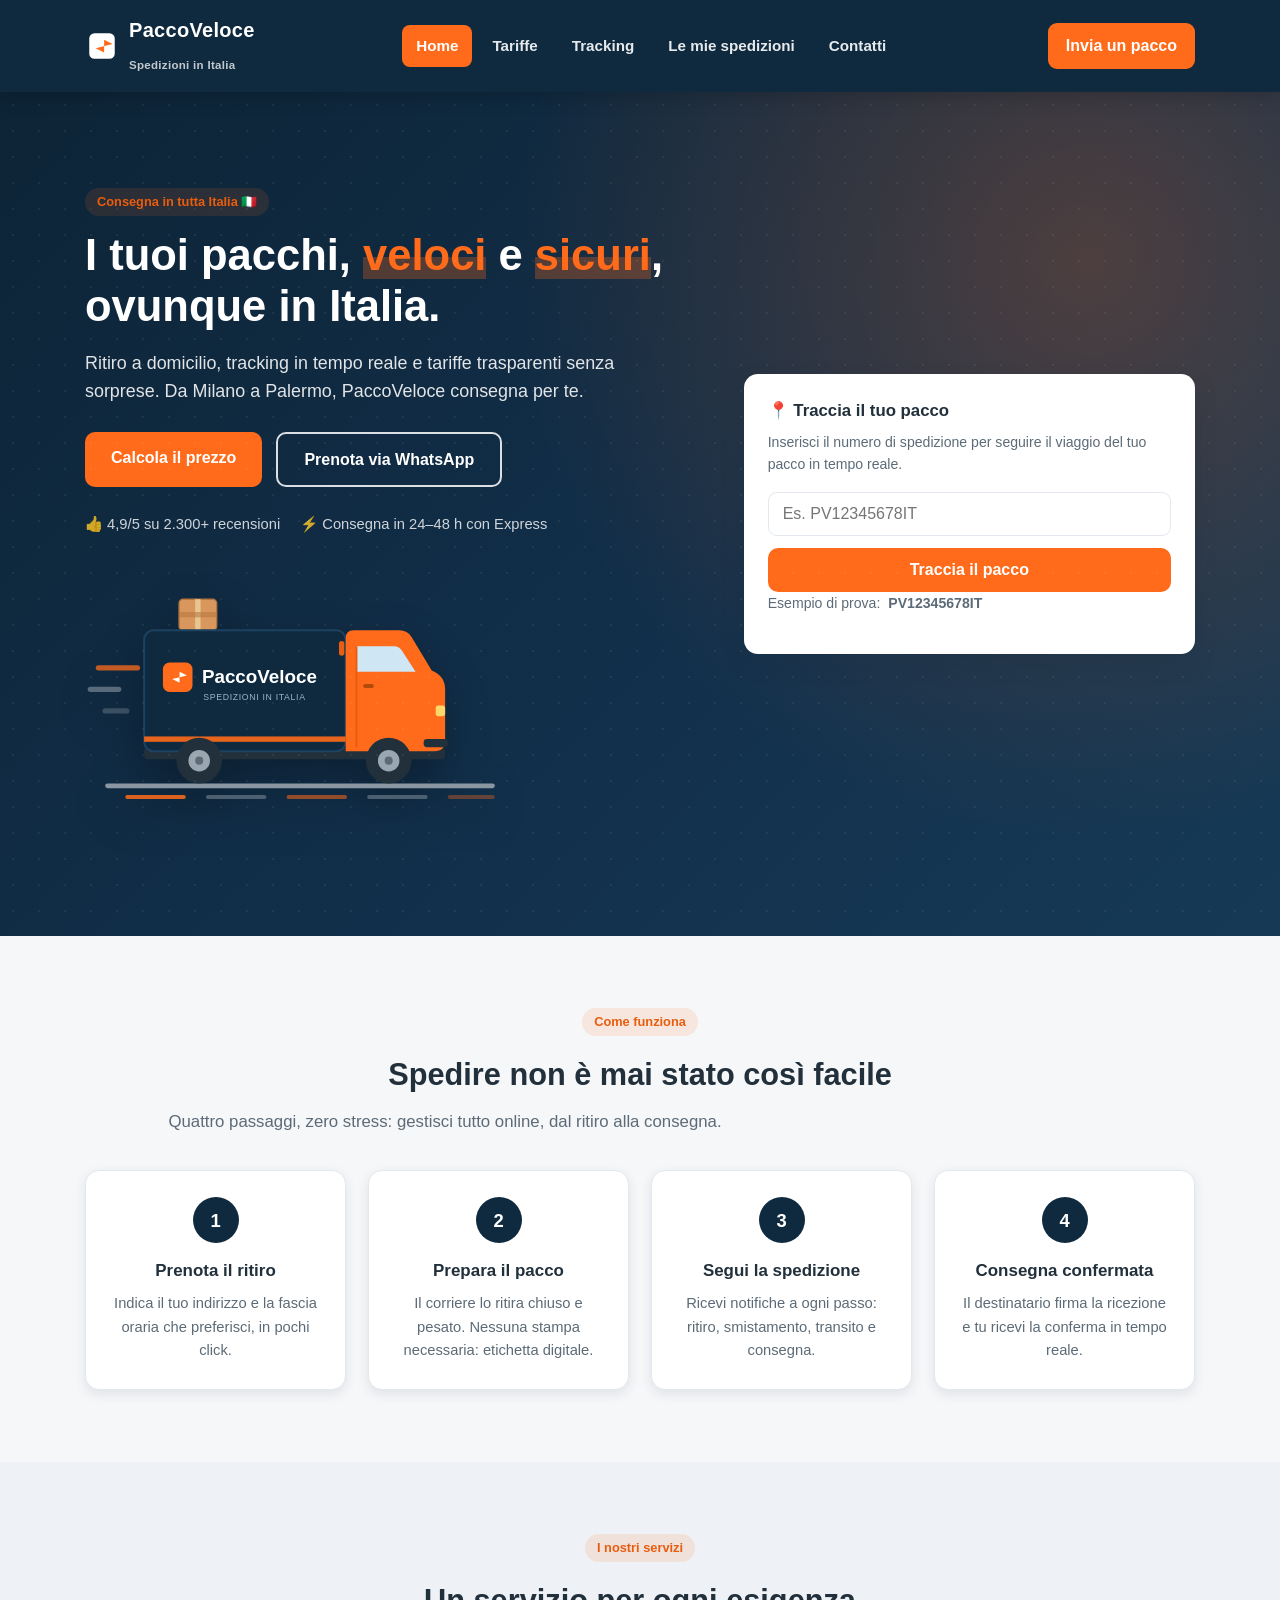
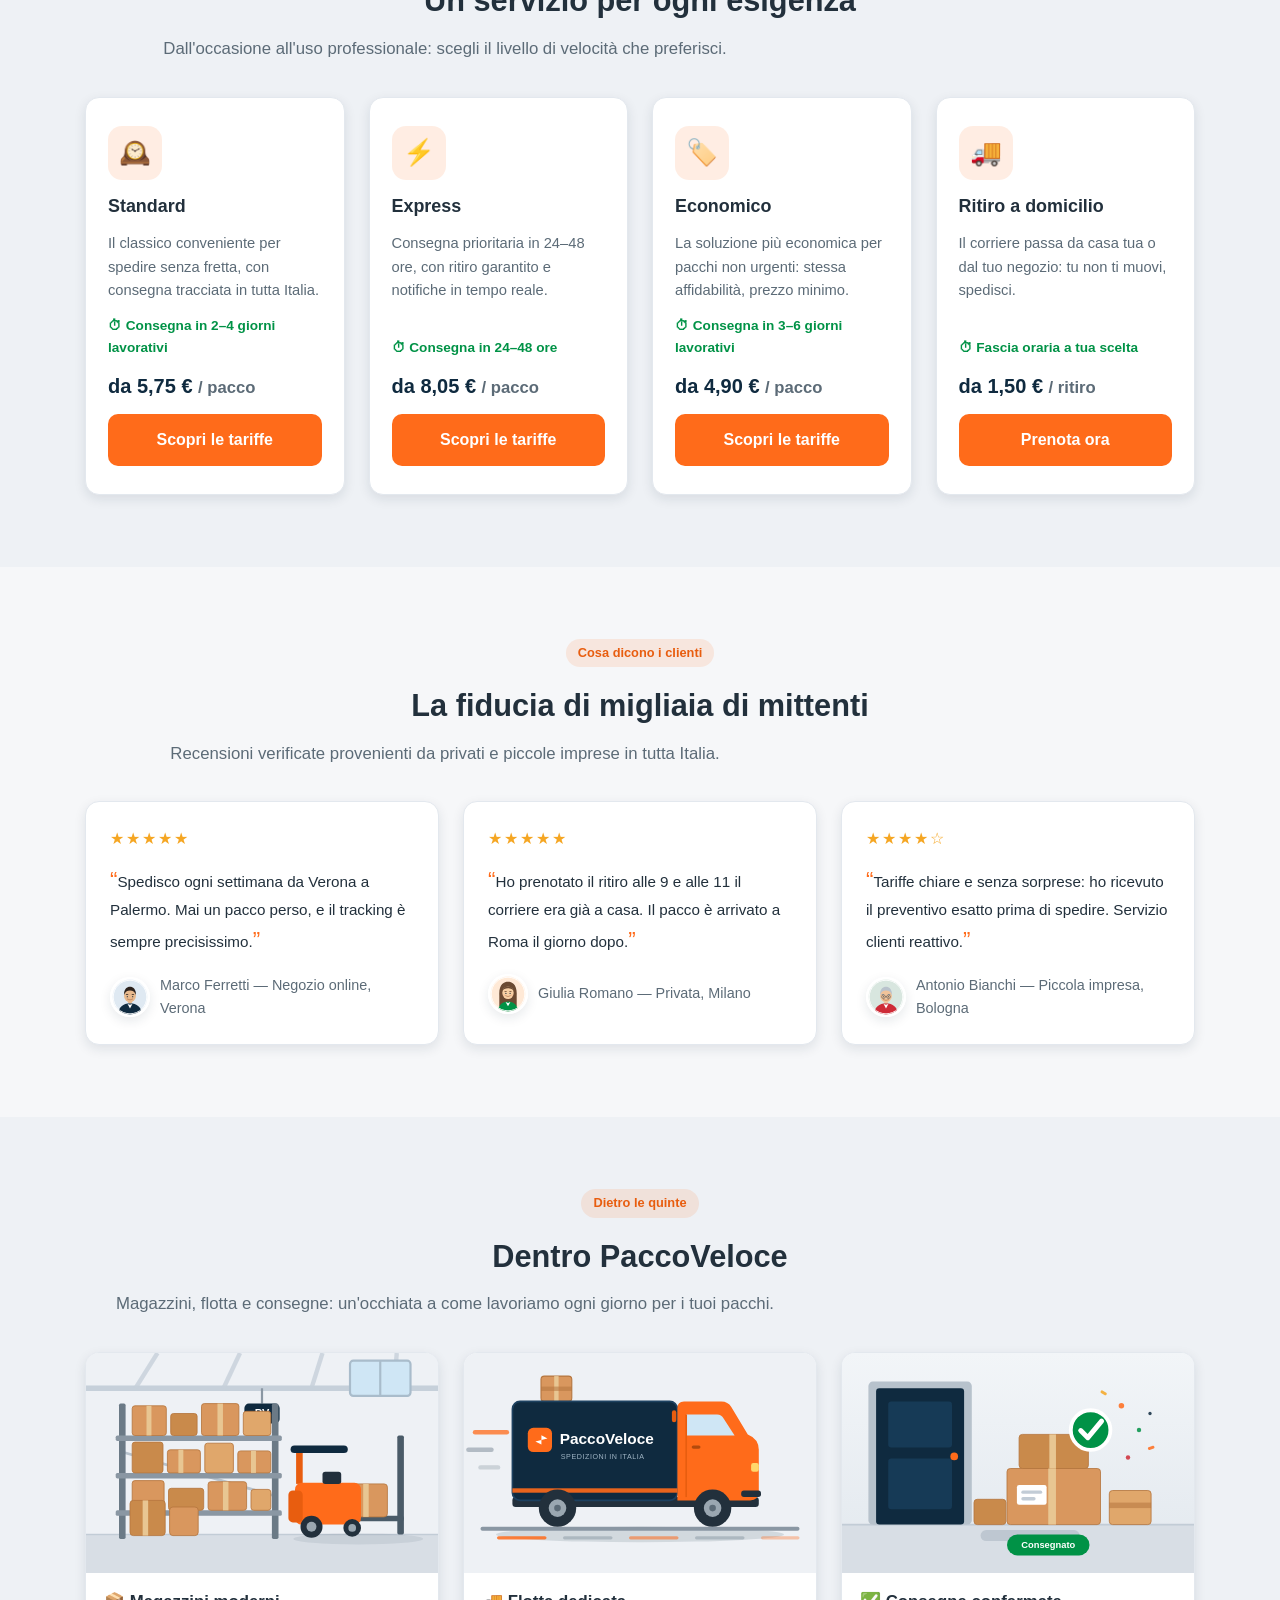
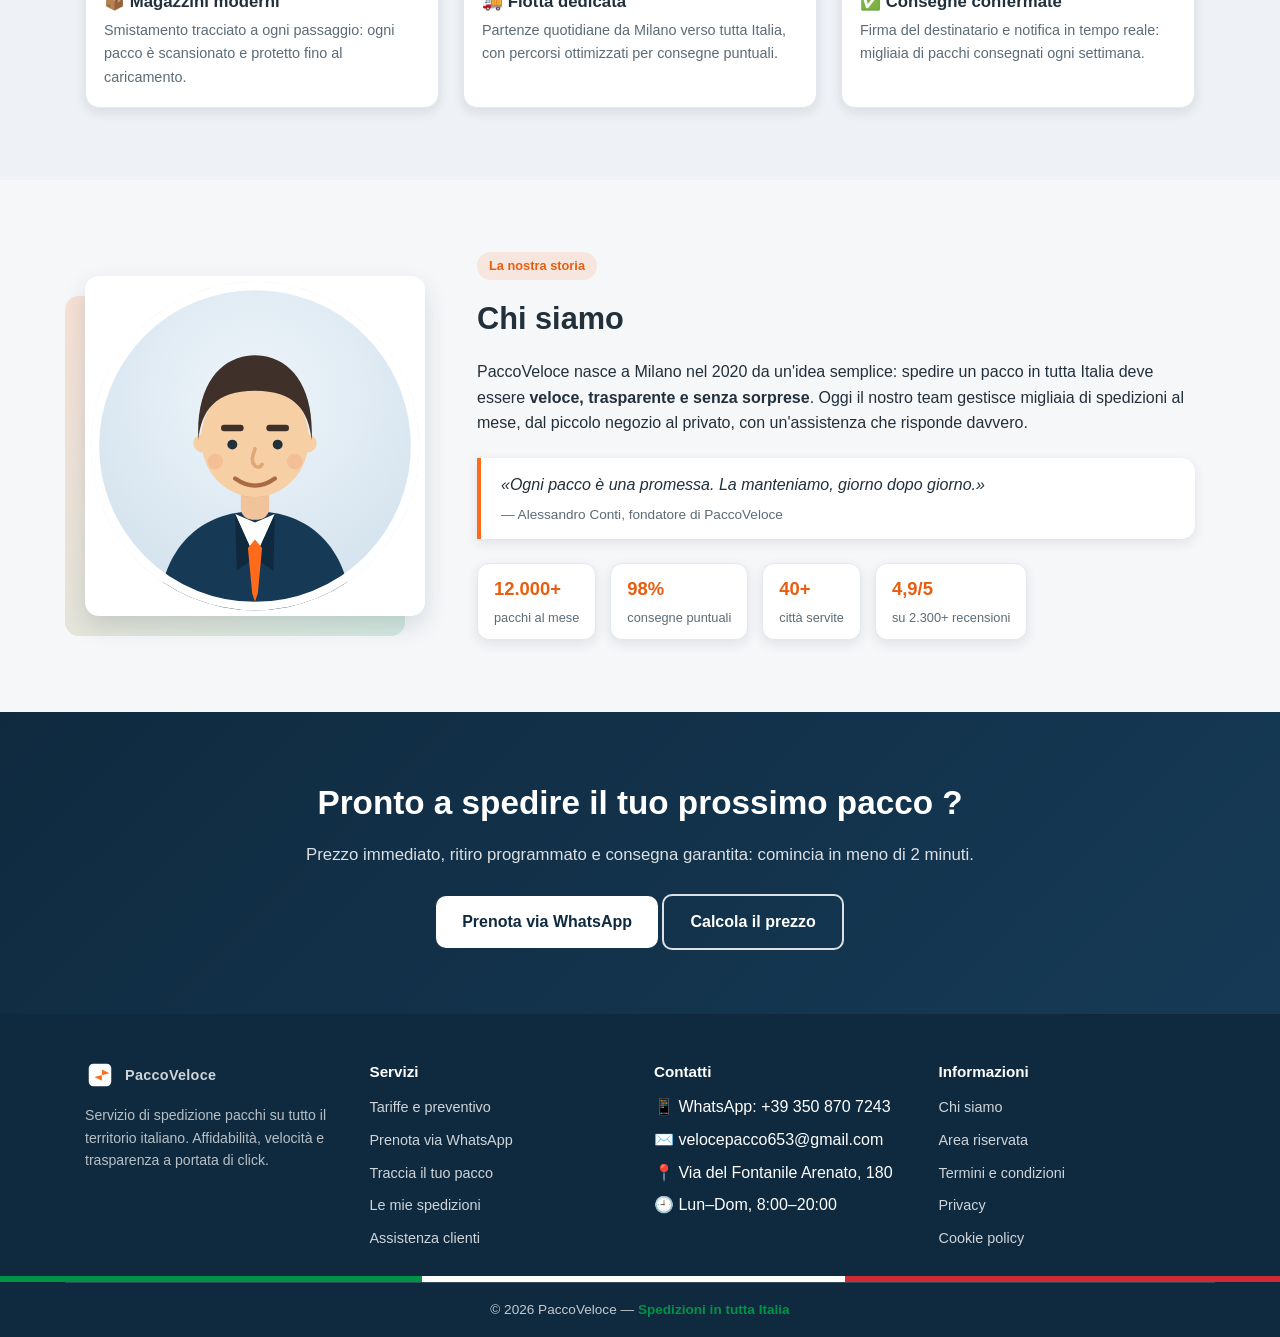
<file: index.html>
<!DOCTYPE html>
<html lang="it">
<head>
  <meta charset="UTF-8">
  <meta name="viewport" content="width=device-width, initial-scale=1.0">
  <title>PaccoVeloce — Spedizioni di pacchi in tutta Italia</title>
  <meta name="description" content="PaccoVeloce: spedizioni rapide e sicure in tutta Italia. Ritiro a domicilio, tracking in tempo reale e tariffe chiare.">
  <link rel="canonical" href="https://paccoveloce.com/index.html" />
  <link rel="stylesheet" href="assets/css/style.css?v=20261112d">
  <link rel="icon" href='data:image/svg+xml,<svg xmlns="http://www.w3.org/2000/svg" viewBox="0 0 32 32"><rect x="4" y="4" width="24" height="24" rx="5" fill="%230f2a3f"/><path d="M18 10 L26 14 L10 18 L18 22 Z" fill="%23ff6b1a"/></svg>'>
</head>
<body>

<header class="navbar">
  <div class="nav-inner">
    <a class="brand" href="index.html">
      <svg width="34" height="34" viewBox="0 0 32 32" aria-hidden="true">
        <rect x="4" y="4" width="24" height="24" rx="5" fill="#ffffff"/>
        <path d="M18 10 L26 14 L10 18 L18 22 Z" fill="#ff6b1a"/>
      </svg>
      <span>PaccoVeloce<span class="sub"><br>Spedizioni in Italia</span></span>
    </a>
    <button class="nav-toggle" type="button" aria-label="Apri menu" aria-expanded="false"><span class="bar"></span><span class="bar"></span><span class="bar"></span></button>
    <nav class="nav-links">
      <a href="index.html" class="active">Home</a>
      <a href="tarifs.html">Tariffe</a>
      <a href="suivi.html">Tracking</a>
      <a href="spedizioni.html">Le mie spedizioni</a>
      <a href="contact.html">Contatti</a>
    </nav>
    <div class="nav-cta"><a href="https://wa.me/393508707243">Invia un pacco</a></div>
  </div>
</header>

<section class="hero">
  <div class="container">
    <div class="hero-grid">
      <div>
        <span class="badge">Consegna in tutta Italia 🇮🇹</span>
        <h1>I tuoi pacchi, <em>veloci</em> e <em>sicuri</em>, ovunque in Italia.</h1>
        <p>Ritiro a domicilio, tracking in tempo reale e tariffe trasparenti senza sorprese. Da Milano a Palermo, PaccoVeloce consegna per te.</p>
        <div class="hero-actions">
          <a class="btn" href="tarifs.html">Calcola il prezzo</a>
          <a class="btn btn--ghost" href="https://wa.me/393508707243">Prenota via WhatsApp</a>
        </div>
        <div class="hero-meta">
          <span>👍 4,9/5 su 2.300+ recensioni</span>
          <span>⚡ Consegna in 24–48 h con Express</span>
        </div>
        <img class="hero-truck" src="assets/img/camion.svg?v=20261112d" alt="Camion di consegna PaccoVeloce in viaggio verso tutta Italia" width="430" height="269">
      </div>
      <div class="hero-card">
        <h3>📍 Traccia il tuo pacco</h3>
        <p>Inserisci il numero di spedizione per seguire il viaggio del tuo pacco in tempo reale.</p>
        <form id="hero-track-form" action="suivi.html" method="get" onsubmit="window.location.href='suivi.html?n='+encodeURIComponent(document.getElementById('hero-track-input').value);return false;">
          <div class="field">
            <input id="hero-track-input" type="text" placeholder="Es. PV12345678IT" aria-label="Numero di spedizione">
          </div>
          <button class="btn" type="submit">Traccia il pacco</button>
        </form>
        <p class="hero-note">Esempio di prova: <strong>PV12345678IT</strong></p>
      </div>
    </div>
  </div>
</section>

<section class="section">
  <div class="container center">
    <span class="badge">Come funziona</span>
    <h2 class="section-title">Spedire non è mai stato così facile</h2>
    <p class="section-sub center">Quattro passaggi, zero stress: gestisci tutto online, dal ritiro alla consegna.</p>
  </div>
  <div class="container">
    <div class="steps-grid">
      <div class="step-card">
        <div class="step-num">1</div>
        <h3>Prenota il ritiro</h3>
        <p>Indica il tuo indirizzo e la fascia oraria che preferisci, in pochi click.</p>
      </div>
      <div class="step-card">
        <div class="step-num">2</div>
        <h3>Prepara il pacco</h3>
        <p>Il corriere lo ritira chiuso e pesato. Nessuna stampa necessaria: etichetta digitale.</p>
      </div>
      <div class="step-card">
        <div class="step-num">3</div>
        <h3>Segui la spedizione</h3>
        <p>Ricevi notifiche a ogni passo: ritiro, smistamento, transito e consegna.</p>
      </div>
      <div class="step-card">
        <div class="step-num">4</div>
        <h3>Consegna confermata</h3>
        <p>Il destinatario firma la ricezione e tu ricevi la conferma in tempo reale.</p>
      </div>
    </div>
  </div>
</section>

<section class="section section--grey">
  <div class="container center">
    <span class="badge">I nostri servizi</span>
    <h2 class="section-title">Un servizio per ogni esigenza</h2>
    <p class="section-sub center">Dall'occasione all'uso professionale: scegli il livello di velocità che preferisci.</p>
  </div>
  <div class="container">
    <div class="services-grid">
      <div class="service-card">
        <div class="icon">🕰️</div>
        <h3>Standard</h3>
        <p>Il classico conveniente per spedire senza fretta, con consegna tracciata in tutta Italia.</p>
        <div class="delay">⏱ Consegna in 2–4 giorni lavorativi</div>
        <div class="price">da 5,75 € <small>/ pacco</small></div>
        <a class="btn" href="tarifs.html">Scopri le tariffe</a>
      </div>
      <div class="service-card">
        <div class="icon">⚡</div>
        <h3>Express</h3>
        <p>Consegna prioritaria in 24–48 ore, con ritiro garantito e notifiche in tempo reale.</p>
        <div class="delay">⏱ Consegna in 24–48 ore</div>
        <div class="price">da 8,05 € <small>/ pacco</small></div>
        <a class="btn" href="tarifs.html">Scopri le tariffe</a>
      </div>
      <div class="service-card">
        <div class="icon">🏷️</div>
        <h3>Economico</h3>
        <p>La soluzione più economica per pacchi non urgenti: stessa affidabilità, prezzo minimo.</p>
        <div class="delay">⏱ Consegna in 3–6 giorni lavorativi</div>
        <div class="price">da 4,90 € <small>/ pacco</small></div>
        <a class="btn" href="tarifs.html">Scopri le tariffe</a>
      </div>
      <div class="service-card">
        <div class="icon">🚚</div>
        <h3>Ritiro a domicilio</h3>
        <p>Il corriere passa da casa tua o dal tuo negozio: tu non ti muovi, spedisci.</p>
        <div class="delay">⏱ Fascia oraria a tua scelta</div>
        <div class="price">da 1,50 € <small>/ ritiro</small></div>
        <a class="btn" href="https://wa.me/393508707243">Prenota ora</a>
      </div>
    </div>
  </div>
</section>

<section class="section">
  <div class="container center">
    <span class="badge">Cosa dicono i clienti</span>
    <h2 class="section-title">La fiducia di migliaia di mittenti</h2>
    <p class="section-sub center">Recensioni verificate provenienti da privati e piccole imprese in tutta Italia.</p>
  </div>
  <div class="container">
    <div class="testimonials-grid">
      <div class="testimonial">
        <div class="stars">★★★★★</div>
        <blockquote>Spedisco ogni settimana da Verona a Palermo. Mai un pacco perso, e il tracking è sempre precisissimo.</blockquote>
        <footer><img class="avatar" src="assets/img/avatar-marco.svg?v=20261112d" alt="Avatar di Marco Ferretti" width="40" height="40"><span>Marco Ferretti — Negozio online, Verona</span></footer>
      </div>
      <div class="testimonial">
        <div class="stars">★★★★★</div>
        <blockquote>Ho prenotato il ritiro alle 9 e alle 11 il corriere era già a casa. Il pacco è arrivato a Roma il giorno dopo.</blockquote>
        <footer><img class="avatar" src="assets/img/avatar-giulia.svg?v=20261112d" alt="Avatar di Giulia Romano" width="40" height="40"><span>Giulia Romano — Privata, Milano</span></footer>
      </div>
      <div class="testimonial">
        <div class="stars">★★★★☆</div>
        <blockquote>Tariffe chiare e senza sorprese: ho ricevuto il preventivo esatto prima di spedire. Servizio clienti reattivo.</blockquote>
        <footer><img class="avatar" src="assets/img/avatar-antonio.svg?v=20261112d" alt="Avatar di Antonio Bianchi" width="40" height="40"><span>Antonio Bianchi — Piccola impresa, Bologna</span></footer>
      </div>
    </div>
  </div>
</section>

<section class="section section--grey">
  <div class="container center">
    <span class="badge">Dietro le quinte</span>
    <h2 class="section-title">Dentro PaccoVeloce</h2>
    <p class="section-sub center">Magazzini, flotta e consegne: un'occhiata a come lavoriamo ogni giorno per i tuoi pacchi.</p>
  </div>
  <div class="container">
    <div class="gallery-grid">
      <figure class="gallery-card">
        <img src="assets/img/entrepot.svg?v=20261112d" alt="Magazzino PaccoVeloce con scaffali di colli e muleto" width="640" height="400">
        <figcaption>
          <h3>📦 Magazzini moderni</h3>
          <p>Smistamento tracciato a ogni passaggio: ogni pacco è scansionato e protetto fino al caricamento.</p>
        </figcaption>
      </figure>
      <figure class="gallery-card">
        <img src="assets/img/camion.svg?v=20261112d" alt="Camion PaccoVeloce in consegna" width="640" height="400">
        <figcaption>
          <h3>🚚 Flotta dedicata</h3>
          <p>Partenze quotidiane da Milano verso tutta Italia, con percorsi ottimizzati per consegne puntuali.</p>
        </figcaption>
      </figure>
      <figure class="gallery-card">
        <img src="assets/img/colis-livres.svg?v=20261112d" alt="Colli consegnati davanti a una porta con spunta verde" width="640" height="400">
        <figcaption>
          <h3>✅ Consegne confermate</h3>
          <p>Firma del destinatario e notifica in tempo reale: migliaia di pacchi consegnati ogni settimana.</p>
        </figcaption>
      </figure>
    </div>
  </div>
</section>

<section class="section" id="chi-siamo">
  <div class="container">
    <div class="about-grid">
      <div class="about-wrap">
        <div class="about-photo">
          <img src="assets/img/profile.svg?v=20261112d" alt="Alessandro Conti, fondatore di PaccoVeloce" width="480" height="480">
        </div>
      </div>
      <div>
        <span class="badge">La nostra storia</span>
        <h2 class="section-title">Chi siamo</h2>
        <p>PaccoVeloce nasce a Milano nel 2020 da un'idea semplice: spedire un pacco in tutta Italia deve essere <strong>veloce, trasparente e senza sorprese</strong>. Oggi il nostro team gestisce migliaia di spedizioni al mese, dal piccolo negozio al privato, con un'assistenza che risponde davvero.</p>
        <blockquote class="about-quote">«Ogni pacco è una promessa. La manteniamo, giorno dopo giorno.»
          <footer>— Alessandro Conti, fondatore di PaccoVeloce</footer>
        </blockquote>
        <div class="about-stats">
          <div class="stat-chip"><strong>12.000+</strong><span>pacchi al mese</span></div>
          <div class="stat-chip"><strong>98%</strong><span>consegne puntuali</span></div>
          <div class="stat-chip"><strong>40+</strong><span>città servite</span></div>
          <div class="stat-chip"><strong>4,9/5</strong><span>su 2.300+ recensioni</span></div>
        </div>
      </div>
    </div>
  </div>
</section>

<section class="section--dark cta-band">
  <div class="container">
    <h2>Pronto a spedire il tuo prossimo pacco ?</h2>
    <p>Prezzo immediato, ritiro programmato e consegna garantita: comincia in meno di 2 minuti.</p>
    <a class="btn btn--light" href="https://wa.me/393508707243">Prenota via WhatsApp</a>
    <a class="btn btn--ghost" href="tarifs.html">Calcola il prezzo</a>
  </div>
</section>

<footer class="footer">
  <div class="container">
    <div class="footer-grid">
      <div>
        <a class="brand" href="index.html">
          <svg width="30" height="30" viewBox="0 0 32 32" aria-hidden="true">
            <rect x="4" y="4" width="24" height="24" rx="5" fill="#ffffff"/>
            <path d="M18 10 L26 14 L10 18 L18 22 Z" fill="#ff6b1a"/>
          </svg>
          <span>PaccoVeloce</span>
        </a>
        <p class="about">Servizio di spedizione pacchi su tutto il territorio italiano. Affidabilità, velocità e trasparenza a portata di click.</p>
      </div>
      <div>
        <h4>Servizi</h4>
        <ul>
          <li><a href="tarifs.html">Tariffe e preventivo</a></li>
          <li><a href="https://wa.me/393508707243">Prenota via WhatsApp</a></li>
          <li><a href="suivi.html">Traccia il tuo pacco</a></li>
          <li><a href="spedizioni.html">Le mie spedizioni</a></li>
          <li><a href="contact.html">Assistenza clienti</a></li>
        </ul>
      </div>
      <div>
        <h4>Contatti</h4>
        <ul>
          <li>📱 WhatsApp: +39 350 870 7243</li>
          <li>✉️ velocepacco653@gmail.com</li>
          <li>📍 Via del Fontanile Arenato, 180</li>
          <li>🕘 Lun–Dom, 8:00–20:00</li>
        </ul>
      </div>
      <div>
        <h4>Informazioni</h4>
        <ul>
          <li><a href="index.html#chi-siamo">Chi siamo</a></li>
          <li><a href="admin.html">Area riservata</a></li>
          <li><a href="#">Termini e condizioni</a></li>
          <li><a href="#">Privacy</a></li>
          <li><a href="#">Cookie policy</a></li>
        </ul>
      </div>
    </div>
  </div>
  <div class="flag-strip"></div>
  <div class="container footer-bottom">
    © 2026 PaccoVeloce — <span class="flag">Spedizioni in tutta Italia</span>
  </div>
</footer>

<script src="assets/js/form.js?v=20261112d"></script>
</body>
</html>
</file>
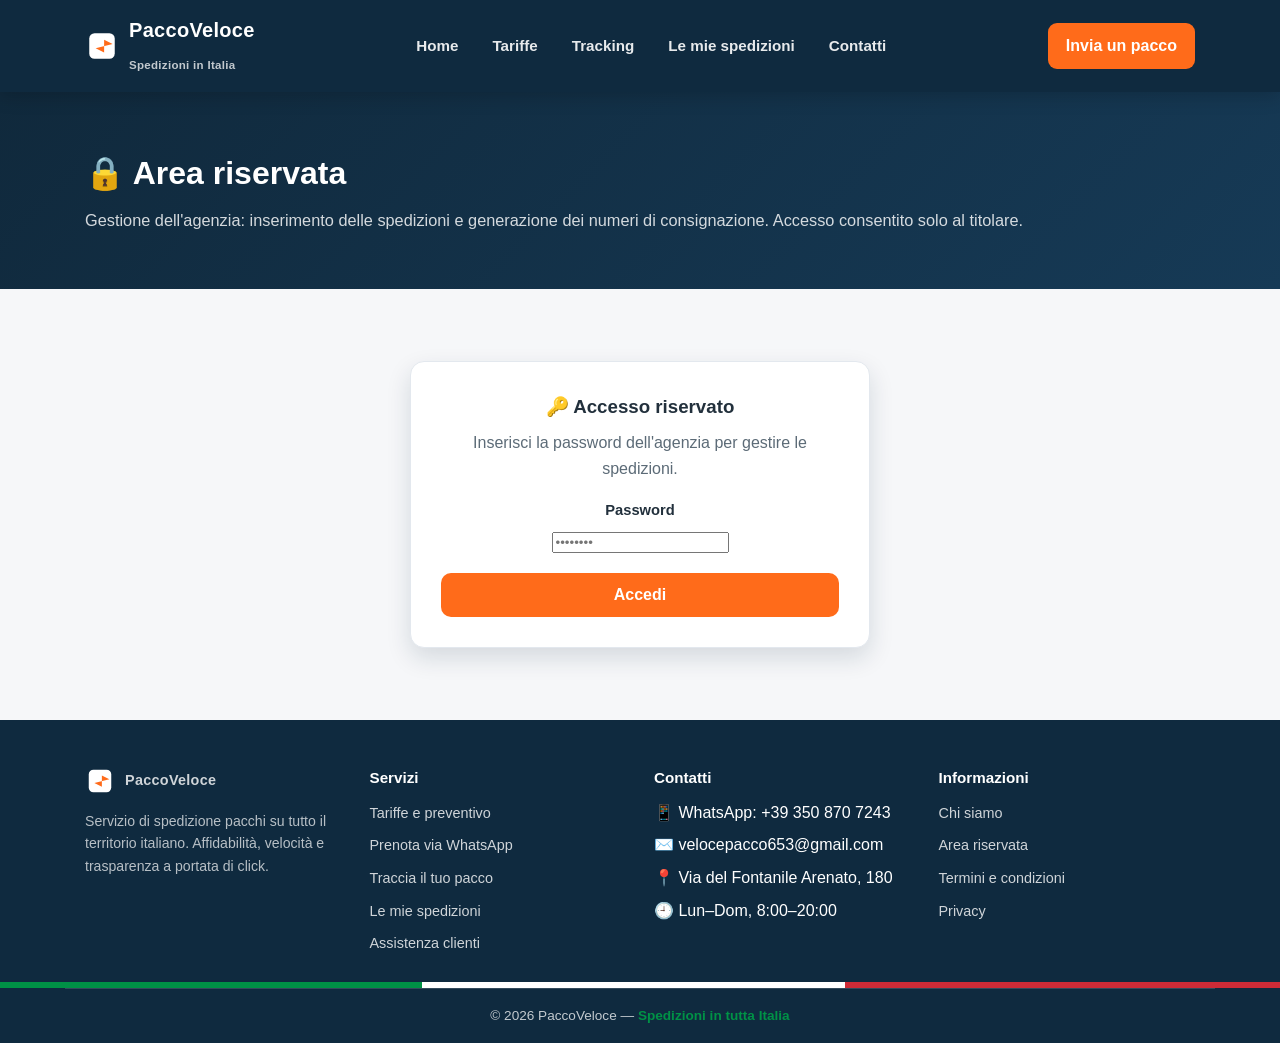
<file: admin.html>
<!DOCTYPE html>
<html lang="it">
<head>
  <meta charset="UTF-8">
  <meta name="viewport" content="width=device-width, initial-scale=1.0">
  <title>Area riservata — PaccoVeloce</title>
  <meta name="robots" content="noindex, nofollow" />
  <meta name="description" content="Area riservata all'agenzia PaccoVeloce: inserimento spedizioni e generazione dei numeri di consignazione.">
  <link rel="stylesheet" href="assets/css/style.css?v=20261112d">
  <link rel="icon" href='data:image/svg+xml,<svg xmlns="http://www.w3.org/2000/svg" viewBox="0 0 32 32"><rect x="4" y="4" width="24" height="24" rx="5" fill="%230f2a3f"/><path d="M18 10 L26 14 L10 18 L18 22 Z" fill="%23ff6b1a"/></svg>'>
</head>
<body>

<header class="navbar">
  <div class="nav-inner">
    <a class="brand" href="index.html">
      <svg width="34" height="34" viewBox="0 0 32 32" aria-hidden="true">
        <rect x="4" y="4" width="24" height="24" rx="5" fill="#ffffff"/>
        <path d="M18 10 L26 14 L10 18 L18 22 Z" fill="#ff6b1a"/>
      </svg>
      <span>PaccoVeloce<span class="sub"><br>Spedizioni in Italia</span></span>
    </a>
    <button class="nav-toggle" type="button" aria-label="Apri menu" aria-expanded="false"><span class="bar"></span><span class="bar"></span><span class="bar"></span></button>
    <nav class="nav-links">
      <a href="index.html">Home</a>
      <a href="tarifs.html">Tariffe</a>
      <a href="suivi.html">Tracking</a>
      <a href="spedizioni.html">Le mie spedizioni</a>
      <a href="contact.html">Contatti</a>
    </nav>
    <div class="nav-cta"><a href="https://wa.me/393508707243">Invia un pacco</a></div>
  </div>
</header>

<section class="page-hero">
  <div class="container">
    <h1>🔒 Area riservata</h1>
    <p>Gestione dell'agenzia: inserimento delle spedizioni e generazione dei numeri di consignazione. Accesso consentito solo al titolare.</p>
  </div>
</section>

<section class="section">
  <div class="container">

    <!-- Verrou : mot de passe agence -->
    <div class="form-card" id="admin-gate" style="max-width:460px;margin:0 auto;text-align:center;">
      <h3 style="margin:0 0 8px;">🔑 Accesso riservato</h3>
      <p style="margin:0 0 18px;color:#5c6b77;">Inserisci la password dell'agenzia per gestire le spedizioni.</p>
      <form id="gate-form">
        <div class="form-group">
          <label for="gate-pass">Password</label>
          <input id="gate-pass" type="password" required placeholder="••••••••" autocomplete="current-password">
        </div>
        <p id="gate-errore" style="display:none;margin:0 0 12px;color:#b3261e;font-weight:600;"></p>
        <button class="btn" type="submit" style="width:100%;">Accedi</button>
      </form>
    </div>

    <!-- Panneau agence (masqué tant que le mot de passe n'est pas saisi) -->
    <div id="admin-panel" hidden>
      <div class="form-card" style="margin-bottom:18px;">
        <h3 style="margin:0 0 6px;">🌐 Registro condiviso</h3>
        <p style="margin:0 0 12px;color:#5c6b77;">Ripubblica <strong>tutte</strong> le spedizioni di questo dispositivo nel registro online, così i clienti possono vederle da qualsiasi telefono o computer. Usa questo pulsante se un numero non si trova online.</p>
        <p id="admin-locales" style="margin:0 0 12px;color:#163a56;font-weight:600;"></p>
        <button id="btn-ripubblica" class="btn btn--ghost" type="button" style="width:100%;">Ripubblica registro online</button>
        <button id="btn-test-registro" class="btn btn--ghost" type="button" style="width:100%;margin-top:10px;">Verifica il registro online</button>
        <p id="ripubblica-esito" style="margin:12px 0 0;font-weight:600;"></p>
      </div>
      <div class="form-card">
        <div id="admin-result"></div>
        <form data-validate data-generator="shipment" data-store="1" data-result="admin-result">
          <h3 style="margin:0 0 8px;">1 · Mittente (chi spedisce)</h3>
          <div class="form-grid-2">
            <div class="form-group">
              <label for="rs-nome">Nome e cognome *</label>
              <input id="rs-nome" type="text" required placeholder="Mario Rossi">
            </div>
            <div class="form-group">
              <label for="rs-tel">Telefono *</label>
              <input id="rs-tel" type="tel" required placeholder="+39 333 1234567">
            </div>
            <div class="form-group">
              <label for="rs-email">E-mail *</label>
              <input id="rs-email" type="email" required placeholder="mario@esempio.it">
            </div>
            <div class="form-group">
              <label for="rs-via">Via e numero civile *</label>
              <input id="rs-via" type="text" required placeholder="Via Roma 12">
            </div>
            <div class="form-group">
              <label for="rs-citta">Città *</label>
              <input id="rs-citta" type="text" required placeholder="Milano">
            </div>
            <div class="form-group">
              <label for="rs-cap">CAP *</label>
              <input id="rs-cap" type="text" required data-regex="^\d{5}$" placeholder="20100" inputmode="numeric" maxlength="5">
            </div>
            <div class="form-group">
              <label for="rs-prov">Provincia * <span class="hint">(2 lettere)</span></label>
              <input id="rs-prov" type="text" required data-regex="^[A-Za-z]{2}$" placeholder="MI" maxlength="2">
            </div>
          </div>

          <h3 style="margin:18px 0 8px;">2 · Destinatario (chi riceve)</h3>
          <div class="form-grid-2">
            <div class="form-group">
              <label for="rs-nome-dest">Nome e cognome *</label>
              <input id="rs-nome-dest" type="text" required placeholder="Anna Bianchi">
            </div>
            <div class="form-group">
              <label for="rs-tel-dest">Telefono destinatario *</label>
              <input id="rs-tel-dest" type="tel" required placeholder="+39 320 7654321">
            </div>
            <div class="form-group">
              <label for="rs-via-dest">Via e numero civile *</label>
              <input id="rs-via-dest" type="text" required placeholder="Via Garibaldi 5">
            </div>
            <div class="form-group">
              <label for="rs-citta-dest">Città *</label>
              <input id="rs-citta-dest" type="text" required placeholder="Palermo">
            </div>
            <div class="form-group">
              <label for="rs-cap-dest">CAP *</label>
              <input id="rs-cap-dest" type="text" required data-regex="^\d{5}$" placeholder="90100" inputmode="numeric" maxlength="5">
            </div>
            <div class="form-group">
              <label for="rs-prov-dest">Provincia * <span class="hint">(2 lettere)</span></label>
              <input id="rs-prov-dest" type="text" required data-regex="^[A-Za-z]{2}$" placeholder="PA" maxlength="2">
            </div>
          </div>

          <h3 style="margin:18px 0 8px;">3 · Pacco e servizio</h3>
          <div class="form-grid-2">
            <div class="form-group">
              <label for="rs-peso">Peso stimato (kg) *</label>
              <input id="rs-peso" type="number" min="0.1" step="0.1" required placeholder="2">
            </div>
            <div class="form-group">
              <label for="rs-servizio">Servizio *</label>
              <select id="rs-servizio" required>
                <option value="standard">Standard (2–4 giorni)</option>
                <option value="express">Express (24–48 h)</option>
                <option value="economico">Economico (3–6 giorni)</option>
              </select>
            </div>
            <div class="form-group">
              <label for="rs-fascia">Fascia oraria di ritiro *</label>
              <select id="rs-fascia" required>
                <option value="9_12">9:00 – 12:00</option>
                <option value="12_15">12:00 – 15:00</option>
                <option value="15_18">15:00 – 18:00</option>
              </select>
            </div>
            <div class="form-group">
              <label for="rs-note">Note (opzionale)</label>
              <input id="rs-note" type="text" placeholder="Es. citofono, piano, ecc.">
            </div>
          </div>

          <div id="pv-estimate" class="estimate-box" style="display:none">
            <div class="estimate-head">🧮 Preventivo stimato</div>
            <div class="estimate-row"><span>Zona di consegna</span><strong class="pv-est-zone">—</strong></div>
            <div class="estimate-row"><span>Totale stimato</span><strong class="pv-est-total">—</strong></div>
            <p class="estimate-note">Preventivo indicativo calcolato in tempo reale. L'importo definitivo può variare in base a dimensioni e valore dichiarato.</p>
          </div>

          <div class="hp-field" aria-hidden="true">
            <label for="rs-trap">Non compilare questo campo</label>
            <input id="rs-trap" name="website" type="text" tabindex="-1" autocomplete="off">
          </div>

          <button class="btn" type="submit" style="width:100%;">Genera numero e registra la spedizione</button>
          <p class="hint" style="margin-top:10px;font-size:0.8rem;color:#5c6b77;">
            Il numero di consignazione (norma S10) viene generato, <strong>registrato nel
            registro condiviso</strong> (consultabile da qualsiasi dispositivo: clienti,
            smartphone, altri PC) e inviato con tutti i dettagli all'agenzia
            (velocepacco653@gmail.com). Ricevuta PDF scaricabile subito dopo.
          </p>
        </form>
      </div>
    </div>

  </div>
</section>

<footer class="footer">
  <div class="container">
    <div class="footer-grid">
      <div>
        <a class="brand" href="index.html">
          <svg width="30" height="30" viewBox="0 0 32 32" aria-hidden="true">
            <rect x="4" y="4" width="24" height="24" rx="5" fill="#ffffff"/>
            <path d="M18 10 L26 14 L10 18 L18 22 Z" fill="#ff6b1a"/>
          </svg>
          <span>PaccoVeloce</span>
        </a>
        <p class="about">Servizio di spedizione pacchi su tutto il territorio italiano. Affidabilità, velocità e trasparenza a portata di click.</p>
      </div>
      <div>
        <h4>Servizi</h4>
        <ul>
          <li><a href="tarifs.html">Tariffe e preventivo</a></li>
          <li><a href="https://wa.me/393508707243">Prenota via WhatsApp</a></li>
          <li><a href="suivi.html">Traccia il tuo pacco</a></li>
          <li><a href="spedizioni.html">Le mie spedizioni</a></li>
          <li><a href="contact.html">Assistenza clienti</a></li>
        </ul>
      </div>
      <div>
        <h4>Contatti</h4>
        <ul>
          <li>📱 WhatsApp: +39 350 870 7243</li>
          <li>✉️ velocepacco653@gmail.com</li>
          <li>📍 Via del Fontanile Arenato, 180</li>
          <li>🕘 Lun–Dom, 8:00–20:00</li>
        </ul>
      </div>
      <div>
        <h4>Informazioni</h4>
        <ul>
          <li><a href="index.html#chi-siamo">Chi siamo</a></li>
          <li><a href="admin.html">Area riservata</a></li>
          <li><a href="#">Termini e condizioni</a></li>
          <li><a href="#">Privacy</a></li>
        </ul>
      </div>
    </div>
  </div>
  <div class="flag-strip"></div>
  <div class="container footer-bottom">
    © 2026 PaccoVeloce — <span class="flag">Spedizioni in tutta Italia</span>
  </div>
</footer>

<script src="assets/js/api-config.js?v=20261112d"></script>
<script src="assets/js/api.js?v=20261112d"></script>
<script src="assets/js/prezzi.js?v=20261112d"></script>
<script src="assets/js/shipments.js?v=20261112d"></script>
<script src="assets/js/label.js?v=20261112d"></script>
<script src="assets/js/ricevuta.js?v=20261112d"></script>
<script src="assets/js/admin.js?v=20261112d"></script>
<script src="assets/js/form.js?v=20261112d"></script>
</body>
</html>
</file>
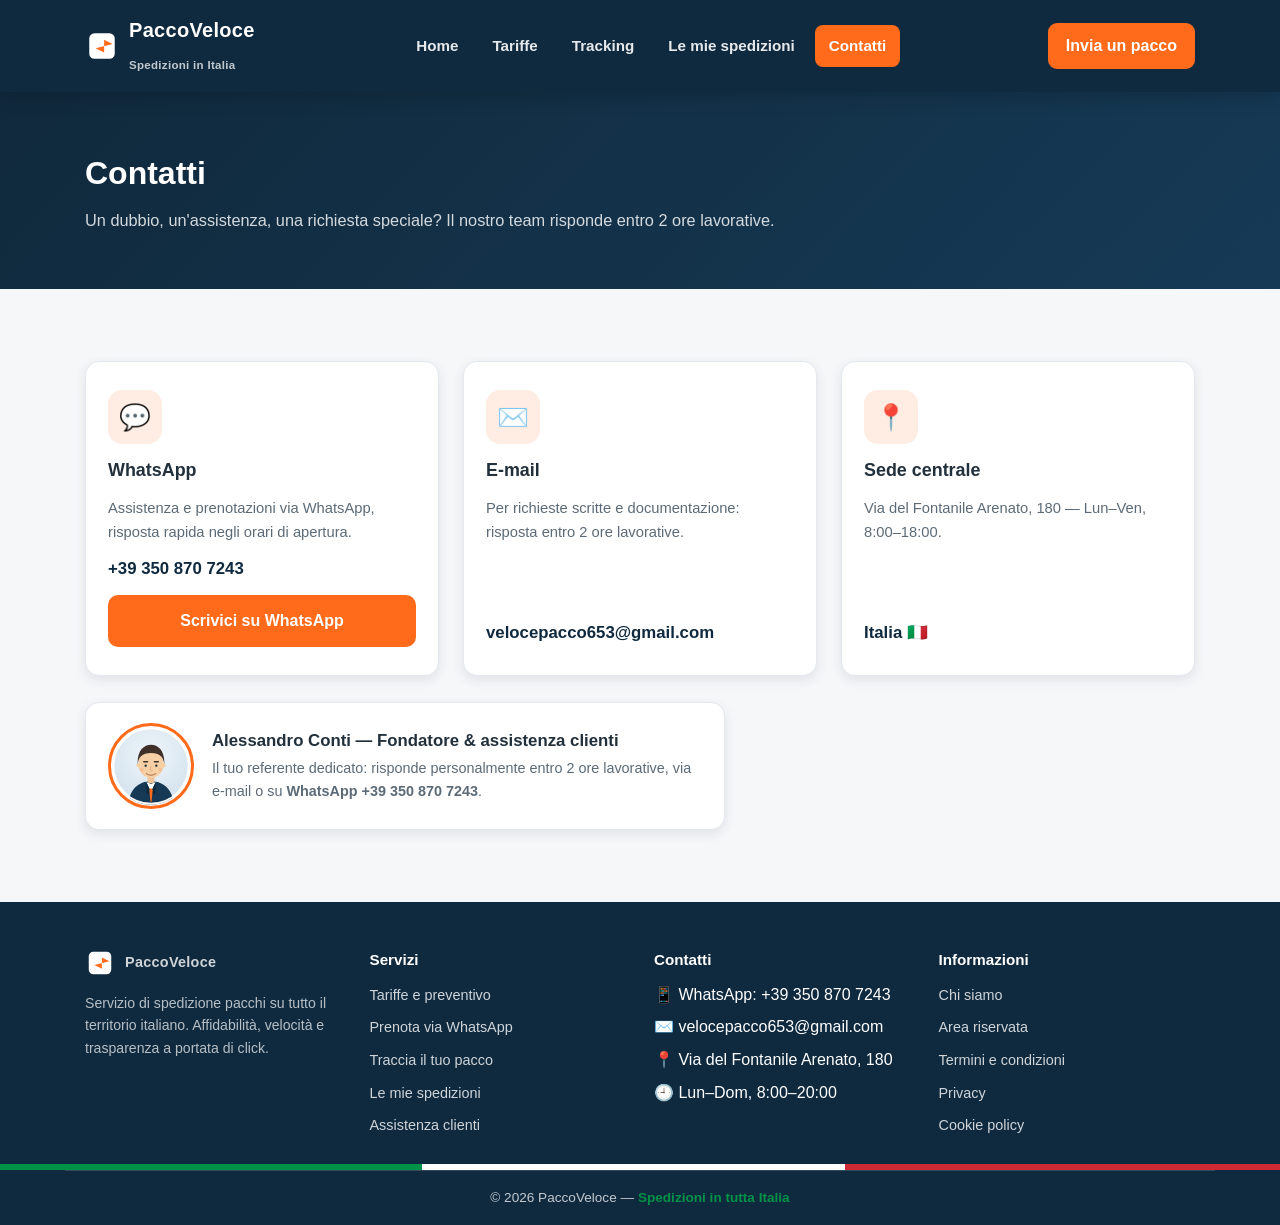
<file: contact.html>
<!DOCTYPE html>
<html lang="it">
<head>
  <meta charset="UTF-8">
  <meta name="viewport" content="width=device-width, initial-scale=1.0">
  <title>Contatti — PaccoVeloce</title>
  <meta name="description" content="Contatta PaccoVeloce: assistenza clienti, punti di deposito e informazioni sulle spedizioni in Italia.">
  <link rel="canonical" href="https://paccoveloce.com/contact.html" />
  <link rel="stylesheet" href="assets/css/style.css?v=20261112d">
  <link rel="icon" href='data:image/svg+xml,<svg xmlns="http://www.w3.org/2000/svg" viewBox="0 0 32 32"><rect x="4" y="4" width="24" height="24" rx="5" fill="%230f2a3f"/><path d="M18 10 L26 14 L10 18 L18 22 Z" fill="%23ff6b1a"/></svg>'>
</head>
<body>

<header class="navbar">
  <div class="nav-inner">
    <a class="brand" href="index.html">
      <svg width="34" height="34" viewBox="0 0 32 32" aria-hidden="true">
        <rect x="4" y="4" width="24" height="24" rx="5" fill="#ffffff"/>
        <path d="M18 10 L26 14 L10 18 L18 22 Z" fill="#ff6b1a"/>
      </svg>
      <span>PaccoVeloce<span class="sub"><br>Spedizioni in Italia</span></span>
    </a>
    <button class="nav-toggle" type="button" aria-label="Apri menu" aria-expanded="false"><span class="bar"></span><span class="bar"></span><span class="bar"></span></button>
    <nav class="nav-links">
      <a href="index.html">Home</a>
      <a href="tarifs.html">Tariffe</a>
      <a href="suivi.html">Tracking</a>
      <a href="spedizioni.html">Le mie spedizioni</a>
      <a href="contact.html" class="active">Contatti</a>
    </nav>
    <div class="nav-cta"><a href="https://wa.me/393508707243">Invia un pacco</a></div>
  </div>
</header>

<section class="page-hero">
  <div class="container">
    <h1>Contatti</h1>
    <p>Un dubbio, un'assistenza, una richiesta speciale? Il nostro team risponde entro 2 ore lavorative.</p>
  </div>
</section>

<section class="section">
  <div class="container">
    <div class="services-grid" style="grid-template-columns:repeat(auto-fit,minmax(240px,1fr));">
      <div class="service-card">
        <div class="icon">💬</div>
        <h3>WhatsApp</h3>
        <p>Assistenza e prenotazioni via WhatsApp, risposta rapida negli orari di apertura.</p>
        <div class="price" style="font-size:1.05rem;">+39 350 870 7243</div>
        <a class="btn" href="https://wa.me/393508707243" target="_blank" rel="noopener">Scrivici su WhatsApp</a>
      </div>
      <div class="service-card">
        <div class="icon">✉️</div>
        <h3>E-mail</h3>
        <p>Per richieste scritte e documentazione: risposta entro 2 ore lavorative.</p>
        <div class="price" style="font-size:1.05rem;"><a href="mailto:velocepacco653@gmail.com" style="color:inherit;text-decoration:none;">velocepacco653@gmail.com</a></div>
      </div>
      <div class="service-card">
        <div class="icon">📍</div>
        <h3>Sede centrale</h3>
        <p>Via del Fontanile Arenato, 180 — Lun–Ven, 8:00–18:00.</p>
        <div class="price" style="font-size:1.05rem;">Italia 🇮🇹</div>
      </div>
    </div>
    <div class="support-card">
      <img src="assets/img/profile.svg?v=20261112d" alt="Alessandro Conti — referente assistenza PaccoVeloce" width="86" height="86">
      <div>
        <h3>Alessandro Conti — Fondatore &amp; assistenza clienti</h3>
        <p>Il tuo referente dedicato: risponde personalmente entro 2 ore lavorative, via e-mail o su <strong>WhatsApp +39 350 870 7243</strong>.</p>
      </div>
    </div>
  </div>
</section>

<footer class="footer">
  <div class="container">
    <div class="footer-grid">
      <div>
        <a class="brand" href="index.html">
          <svg width="30" height="30" viewBox="0 0 32 32" aria-hidden="true">
            <rect x="4" y="4" width="24" height="24" rx="5" fill="#ffffff"/>
            <path d="M18 10 L26 14 L10 18 L18 22 Z" fill="#ff6b1a"/>
          </svg>
          <span>PaccoVeloce</span>
        </a>
        <p class="about">Servizio di spedizione pacchi su tutto il territorio italiano. Affidabilità, velocità e trasparenza a portata di click.</p>
      </div>
      <div>
        <h4>Servizi</h4>
        <ul>
          <li><a href="tarifs.html">Tariffe e preventivo</a></li>
          <li><a href="https://wa.me/393508707243">Prenota via WhatsApp</a></li>
          <li><a href="suivi.html">Traccia il tuo pacco</a></li>
          <li><a href="spedizioni.html">Le mie spedizioni</a></li>
          <li><a href="contact.html">Assistenza clienti</a></li>
        </ul>
      </div>
      <div>
        <h4>Contatti</h4>
        <ul>
          <li>📱 WhatsApp: +39 350 870 7243</li>
          <li>✉️ velocepacco653@gmail.com</li>
          <li>📍 Via del Fontanile Arenato, 180</li>
          <li>🕘 Lun–Dom, 8:00–20:00</li>
        </ul>
      </div>
      <div>
        <h4>Informazioni</h4>
        <ul>
          <li><a href="index.html#chi-siamo">Chi siamo</a></li>
          <li><a href="admin.html">Area riservata</a></li>
          <li><a href="#">Termini e condizioni</a></li>
          <li><a href="#">Privacy</a></li>
          <li><a href="#">Cookie policy</a></li>
        </ul>
      </div>
    </div>
  </div>
  <div class="flag-strip"></div>
  <div class="container footer-bottom">
    © 2026 PaccoVeloce — <span class="flag">Spedizioni in tutta Italia</span>
  </div>
</footer>

<script src="assets/js/form.js?v=20261112d"></script>
</body>
</html>
</file>
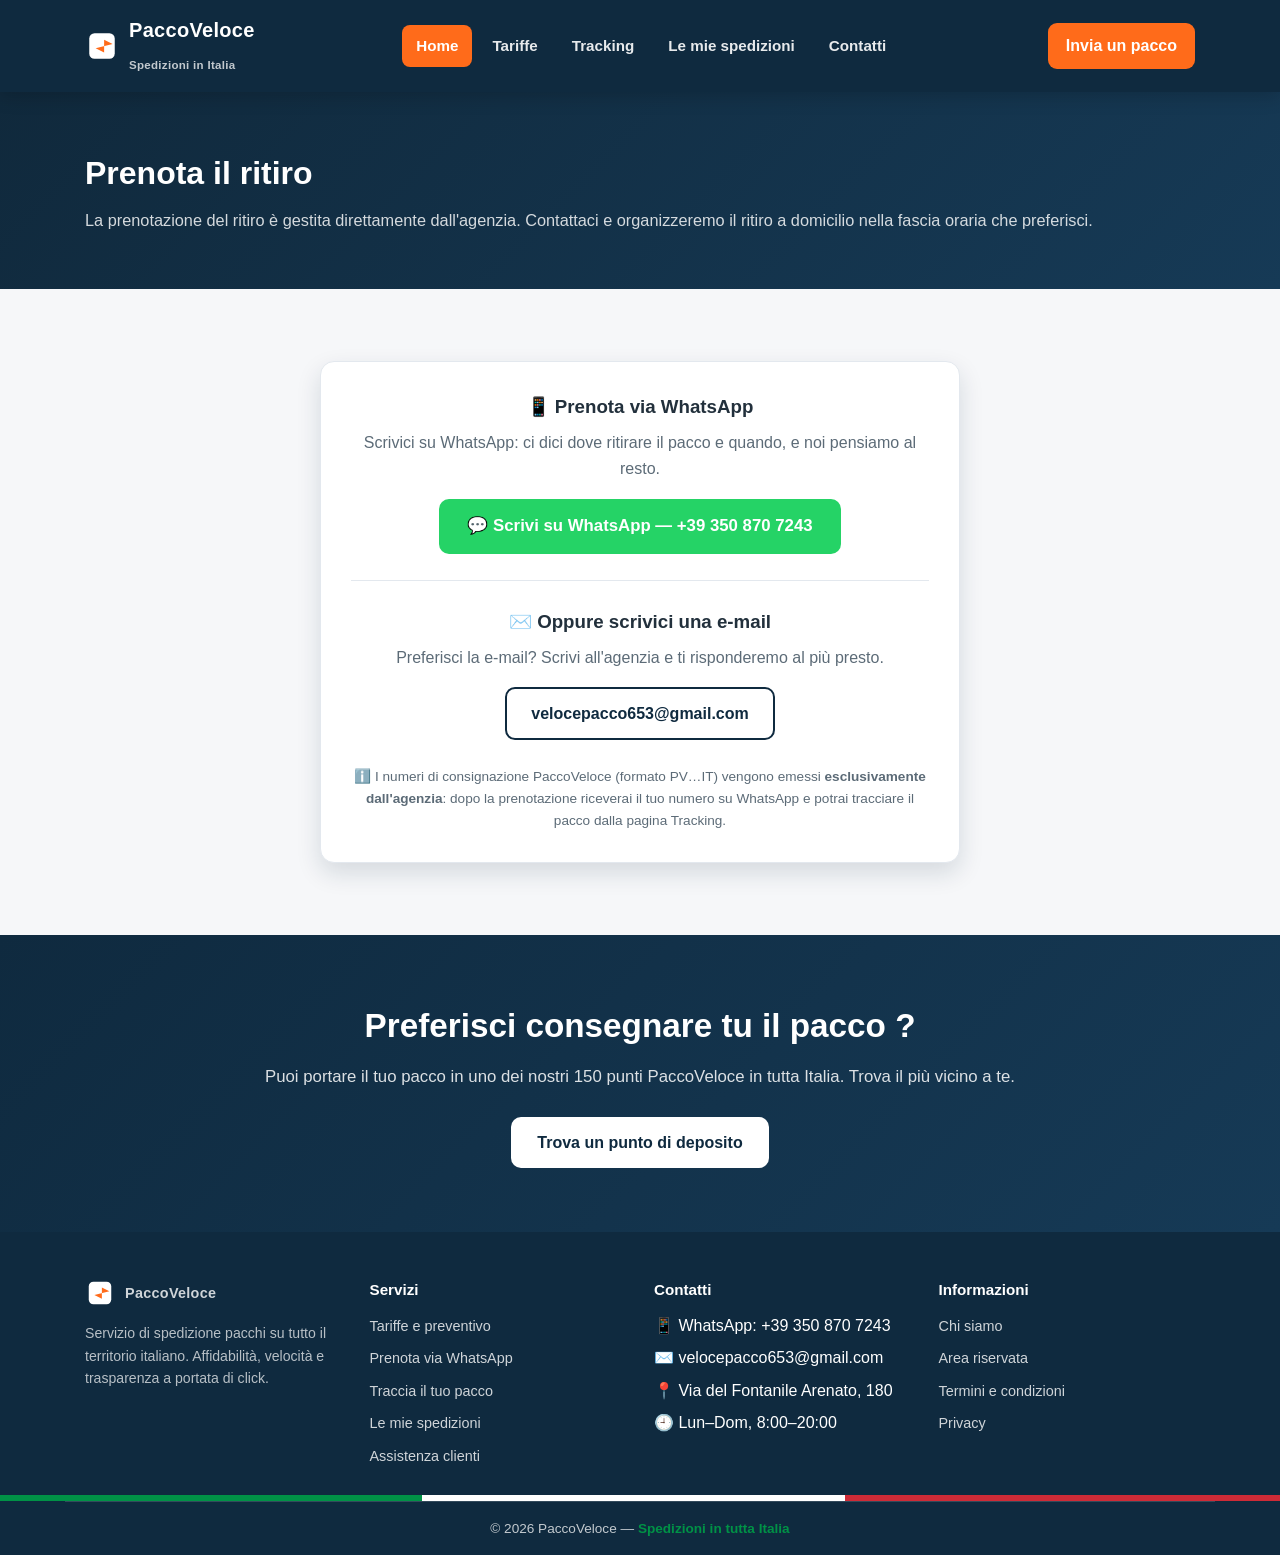
<file: reservation.html>
<!DOCTYPE html>
<html lang="it">
<head>
  <meta charset="UTF-8">
  <meta name="viewport" content="width=device-width, initial-scale=1.0">
  <title>Prenota un ritiro — PaccoVeloce</title>
  <meta name="description" content="Prenota il ritiro del tuo pacco con PaccoVeloce contattando l'agenzia su WhatsApp.">
  <link rel="canonical" href="https://paccoveloce.com/reservation.html" />
  <link rel="stylesheet" href="assets/css/style.css?v=20261112d">
  <link rel="icon" href='data:image/svg+xml,<svg xmlns="http://www.w3.org/2000/svg" viewBox="0 0 32 32"><rect x="4" y="4" width="24" height="24" rx="5" fill="%230f2a3f"/><path d="M18 10 L26 14 L10 18 L18 22 Z" fill="%23ff6b1a"/></svg>'>
</head>
<body>

<header class="navbar">
  <div class="nav-inner">
    <a class="brand" href="index.html">
      <svg width="34" height="34" viewBox="0 0 32 32" aria-hidden="true">
        <rect x="4" y="4" width="24" height="24" rx="5" fill="#ffffff"/>
        <path d="M18 10 L26 14 L10 18 L18 22 Z" fill="#ff6b1a"/>
      </svg>
      <span>PaccoVeloce<span class="sub"><br>Spedizioni in Italia</span></span>
    </a>
    <button class="nav-toggle" type="button" aria-label="Apri menu" aria-expanded="false"><span class="bar"></span><span class="bar"></span><span class="bar"></span></button>
    <nav class="nav-links">
      <a href="index.html" class="active">Home</a>
      <a href="tarifs.html">Tariffe</a>
      <a href="suivi.html">Tracking</a>
      <a href="spedizioni.html">Le mie spedizioni</a>
      <a href="contact.html">Contatti</a>
    </nav>
    <div class="nav-cta"><a href="https://wa.me/393508707243">Invia un pacco</a></div>
  </div>
</header>

<section class="page-hero">
  <div class="container">
    <h1>Prenota il ritiro</h1>
    <p>La prenotazione del ritiro è gestita direttamente dall'agenzia. Contattaci e organizzeremo il ritiro a domicilio nella fascia oraria che preferisci.</p>
  </div>
</section>

<section class="section">
  <div class="container">
    <div class="form-card" style="max-width:640px;margin:0 auto;text-align:center;">
      <h3 style="margin:0 0 8px;">📱 Prenota via WhatsApp</h3>
      <p style="margin:0 0 18px;color:#5c6b77;">Scrivici su WhatsApp: ci dici dove ritirare il pacco e quando, e noi pensiamo al resto.</p>
      <a class="btn" style="background:#25D366;display:inline-block;padding:14px 28px;font-size:1.05rem;"
         href="https://wa.me/393508707243?text=Buongiorno%2C%20vorrei%20prenotare%20un%20ritiro%20con%20PaccoVeloce.">💬 Scrivi su WhatsApp — +39 350 870 7243</a>

      <hr style="border:none;border-top:1px solid #e3e8ee;margin:26px 0;">

      <h3 style="margin:0 0 8px;">✉️ Oppure scrivici una e-mail</h3>
      <p style="margin:0 0 16px;color:#5c6b77;">Preferisci la e-mail? Scrivi all'agenzia e ti risponderemo al più presto.</p>
      <a class="btn btn--ghost" style="display:inline-block;padding:12px 24px;" href="mailto:velocepacco653@gmail.com?subject=Prenotazione%20ritiro%20PaccoVeloce">velocepacco653@gmail.com</a>

      <p class="hint" style="margin:26px 0 0;font-size:0.85rem;color:#5c6b77;">
        ℹ️ I numeri di consignazione PaccoVeloce (formato PV…IT) vengono emessi
        <strong>esclusivamente dall'agenzia</strong>: dopo la prenotazione riceverai
        il tuo numero su WhatsApp e potrai tracciare il pacco dalla pagina Tracking.
      </p>
    </div>
  </div>
</section>

<section class="section--dark cta-band">
  <div class="container">
    <h2>Preferisci consegnare tu il pacco ?</h2>
    <p>Puoi portare il tuo pacco in uno dei nostri 150 punti PaccoVeloce in tutta Italia. Trova il più vicino a te.</p>
    <a class="btn btn--light" href="contact.html">Trova un punto di deposito</a>
  </div>
</section>

<footer class="footer">
  <div class="container">
    <div class="footer-grid">
      <div>
        <a class="brand" href="index.html">
          <svg width="30" height="30" viewBox="0 0 32 32" aria-hidden="true">
            <rect x="4" y="4" width="24" height="24" rx="5" fill="#ffffff"/>
            <path d="M18 10 L26 14 L10 18 L18 22 Z" fill="#ff6b1a"/>
          </svg>
          <span>PaccoVeloce</span>
        </a>
        <p class="about">Servizio di spedizione pacchi su tutto il territorio italiano. Affidabilità, velocità e trasparenza a portata di click.</p>
      </div>
      <div>
        <h4>Servizi</h4>
        <ul>
          <li><a href="tarifs.html">Tariffe e preventivo</a></li>
          <li><a href="https://wa.me/393508707243">Prenota via WhatsApp</a></li>
          <li><a href="suivi.html">Traccia il tuo pacco</a></li>
          <li><a href="spedizioni.html">Le mie spedizioni</a></li>
          <li><a href="contact.html">Assistenza clienti</a></li>
        </ul>
      </div>
      <div>
        <h4>Contatti</h4>
        <ul>
          <li>📱 WhatsApp: +39 350 870 7243</li>
          <li>✉️ velocepacco653@gmail.com</li>
          <li>📍 Via del Fontanile Arenato, 180</li>
          <li>🕘 Lun–Dom, 8:00–20:00</li>
        </ul>
      </div>
      <div>
        <h4>Informazioni</h4>
        <ul>
          <li><a href="index.html#chi-siamo">Chi siamo</a></li>
          <li><a href="admin.html">Area riservata</a></li>
          <li><a href="#">Termini e condizioni</a></li>
          <li><a href="#">Privacy</a></li>
        </ul>
      </div>
    </div>
  </div>
  <div class="flag-strip"></div>
  <div class="container footer-bottom">
    © 2026 PaccoVeloce — <span class="flag">Spedizioni in tutta Italia</span>
  </div>
</footer>

<script src="assets/js/form.js?v=20261112d"></script>
</body>
</html>
</file>
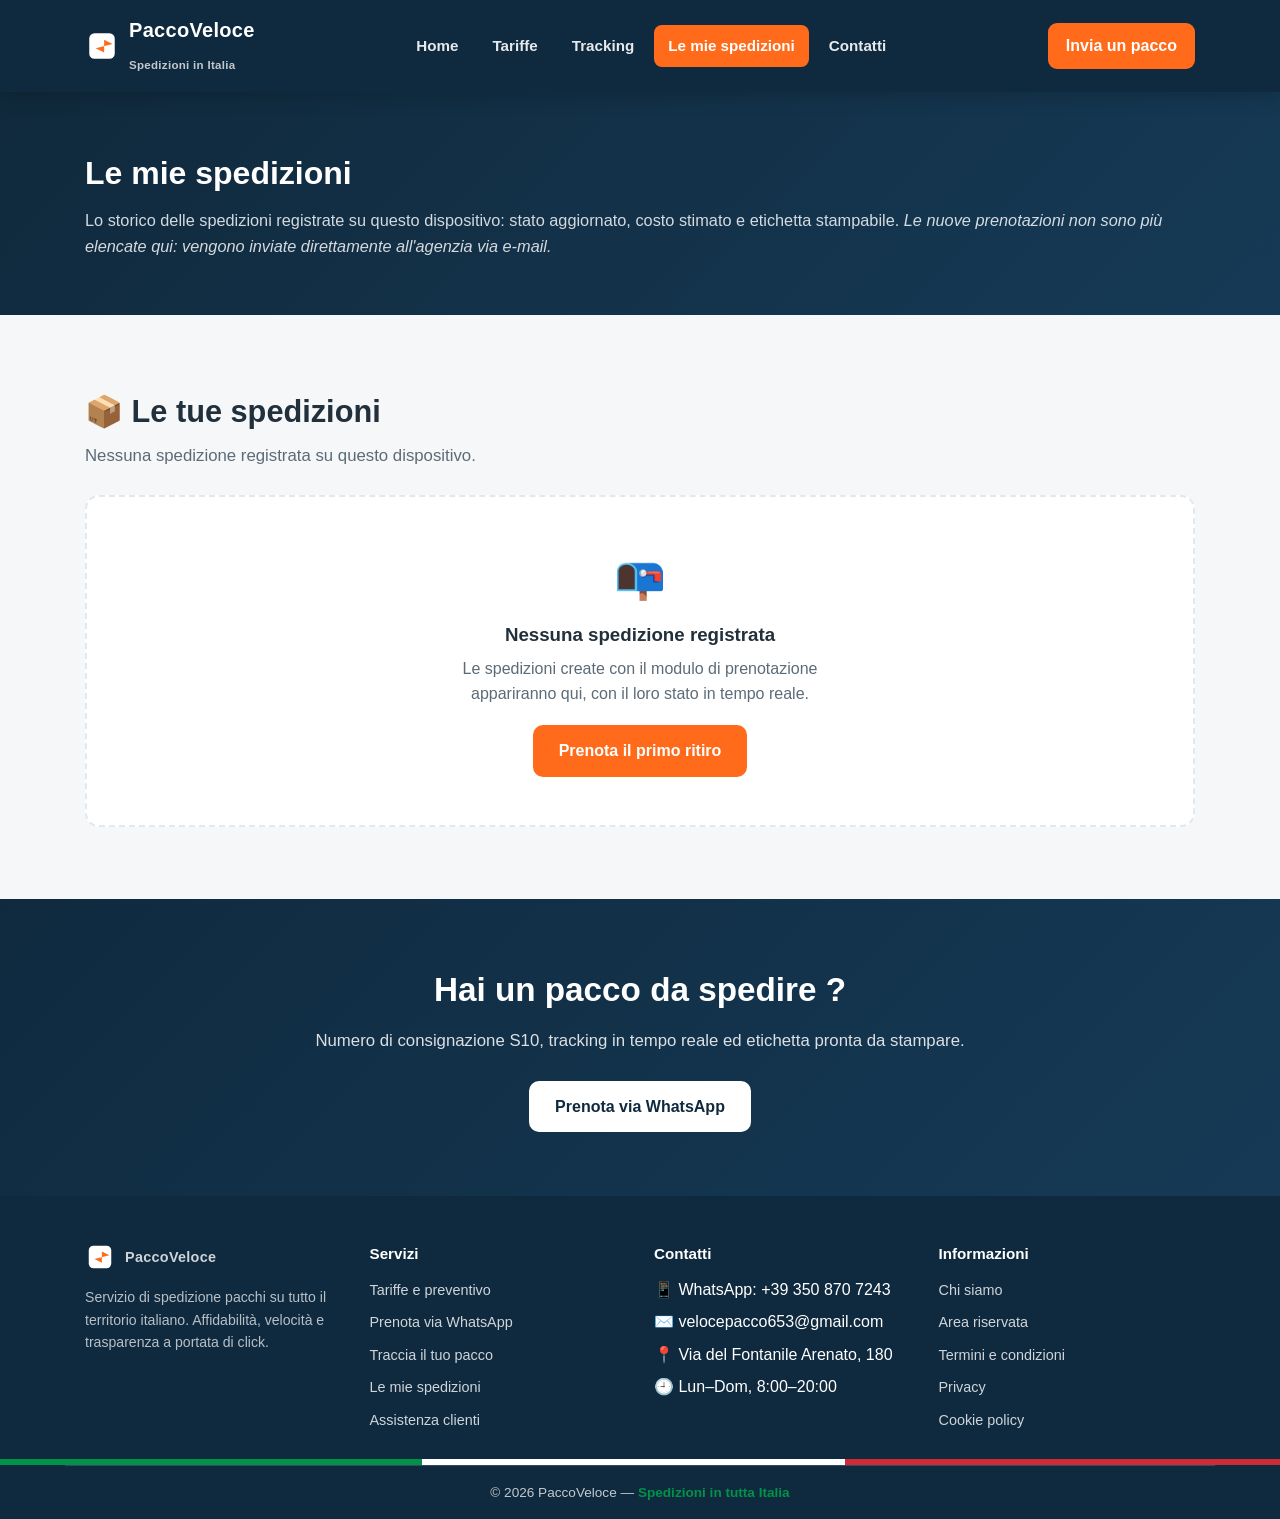
<file: spedizioni.html>
<!DOCTYPE html>
<html lang="it">
<head>
  <meta charset="UTF-8">
  <meta name="viewport" content="width=device-width, initial-scale=1.0">
  <title>Le mie spedizioni — PaccoVeloce</title>
  <meta name="description" content="Consulta tutte le spedizioni registrate sul tuo dispositivo: numero di consignazione, stato aggiornato, costo stimato ed etichetta stampabile.">
  <link rel="canonical" href="https://paccoveloce.com/spedizioni.html" />
  <link rel="stylesheet" href="assets/css/style.css?v=20261112d">
  <link rel="icon" href='data:image/svg+xml,<svg xmlns="http://www.w3.org/2000/svg" viewBox="0 0 32 32"><rect x="4" y="4" width="24" height="24" rx="5" fill="%230f2a3f"/><path d="M18 10 L26 14 L10 18 L18 22 Z" fill="%23ff6b1a"/></svg>'>
</head>
<body>

<header class="navbar">
  <div class="nav-inner">
    <a class="brand" href="index.html">
      <svg width="34" height="34" viewBox="0 0 32 32" aria-hidden="true">
        <rect x="4" y="4" width="24" height="24" rx="5" fill="#ffffff"/>
        <path d="M18 10 L26 14 L10 18 L18 22 Z" fill="#ff6b1a"/>
      </svg>
      <span>PaccoVeloce<span class="sub"><br>Spedizioni in Italia</span></span>
    </a>
    <button class="nav-toggle" type="button" aria-label="Apri menu" aria-expanded="false"><span class="bar"></span><span class="bar"></span><span class="bar"></span></button>
    <nav class="nav-links">
      <a href="index.html">Home</a>
      <a href="tarifs.html">Tariffe</a>
      <a href="suivi.html">Tracking</a>
      <a href="spedizioni.html" class="active">Le mie spedizioni</a>
      <a href="contact.html">Contatti</a>
    </nav>
    <div class="nav-cta"><a href="https://wa.me/393508707243">Invia un pacco</a></div>
  </div>
</header>

<section class="page-hero">
  <div class="container">
    <h1>Le mie spedizioni</h1>
    <p>Lo storico delle spedizioni registrate su questo dispositivo: stato aggiornato, costo stimato e etichetta stampabile. <em>Le nuove prenotazioni non sono più elencate qui: vengono inviate direttamente all'agenzia via e-mail.</em></p>
  </div>
</section>

<section class="section">
  <div class="container">
    <div class="sped-toolbar">
      <div>
        <h2 class="section-title" style="margin:0;">📦 Le tue spedizioni</h2>
        <p class="section-sub" style="margin:6px 0 0;" id="sped-conteggio"></p>
      </div>
      <button type="button" class="btn btn--ghost" id="sped-svuota" style="display:none;">🗑 Svuota elenco</button>
    </div>
    <div id="spedizioni-list" class="sped-list">
      <div class="sped-empty">
        <div class="sped-empty-icon">📭</div>
        <h3>Nessuna spedizione registrata</h3>
        <p>Le spedizioni create con il modulo di prenotazione appariranno qui, con il loro stato in tempo reale.</p>
        <a class="btn" href="https://wa.me/393508707243">Prenota il primo ritiro</a>
      </div>
    </div>
  </div>
</section>

<section class="section--dark cta-band">
  <div class="container">
    <h2>Hai un pacco da spedire ?</h2>
    <p>Numero di consignazione S10, tracking in tempo reale ed etichetta pronta da stampare.</p>
    <a class="btn btn--light" href="https://wa.me/393508707243">Prenota via WhatsApp</a>
  </div>
</section>

<footer class="footer">
  <div class="container">
    <div class="footer-grid">
      <div>
        <a class="brand" href="index.html">
          <svg width="30" height="30" viewBox="0 0 32 32" aria-hidden="true">
            <rect x="4" y="4" width="24" height="24" rx="5" fill="#ffffff"/>
            <path d="M18 10 L26 14 L10 18 L18 22 Z" fill="#ff6b1a"/>
          </svg>
          <span>PaccoVeloce</span>
        </a>
        <p class="about">Servizio di spedizione pacchi su tutto il territorio italiano. Affidabilità, velocità e trasparenza a portata di click.</p>
      </div>
      <div>
        <h4>Servizi</h4>
        <ul>
          <li><a href="tarifs.html">Tariffe e preventivo</a></li>
          <li><a href="https://wa.me/393508707243">Prenota via WhatsApp</a></li>
          <li><a href="suivi.html">Traccia il tuo pacco</a></li>
          <li><a href="spedizioni.html">Le mie spedizioni</a></li>
          <li><a href="contact.html">Assistenza clienti</a></li>
        </ul>
      </div>
      <div>
        <h4>Contatti</h4>
        <ul>
          <li>📱 WhatsApp: +39 350 870 7243</li>
          <li>✉️ velocepacco653@gmail.com</li>
          <li>📍 Via del Fontanile Arenato, 180</li>
          <li>🕘 Lun–Dom, 8:00–20:00</li>
        </ul>
      </div>
      <div>
        <h4>Informazioni</h4>
        <ul>
          <li><a href="index.html#chi-siamo">Chi siamo</a></li>
          <li><a href="admin.html">Area riservata</a></li>
          <li><a href="#">Termini e condizioni</a></li>
          <li><a href="#">Privacy</a></li>
          <li><a href="#">Cookie policy</a></li>
        </ul>
      </div>
    </div>
  </div>
  <div class="flag-strip"></div>
  <div class="container footer-bottom">
    © 2026 PaccoVeloce — <span class="flag">Spedizioni in tutta Italia</span>
  </div>
</footer>

<script src="assets/js/prezzi.js?v=20261112d"></script>
<script src="assets/js/shipments.js?v=20261112d"></script>
<script src="assets/js/label.js?v=20261112d"></script>
<script src="assets/js/spedizioni.js?v=20261112d"></script>
</body>
</html>
</file>
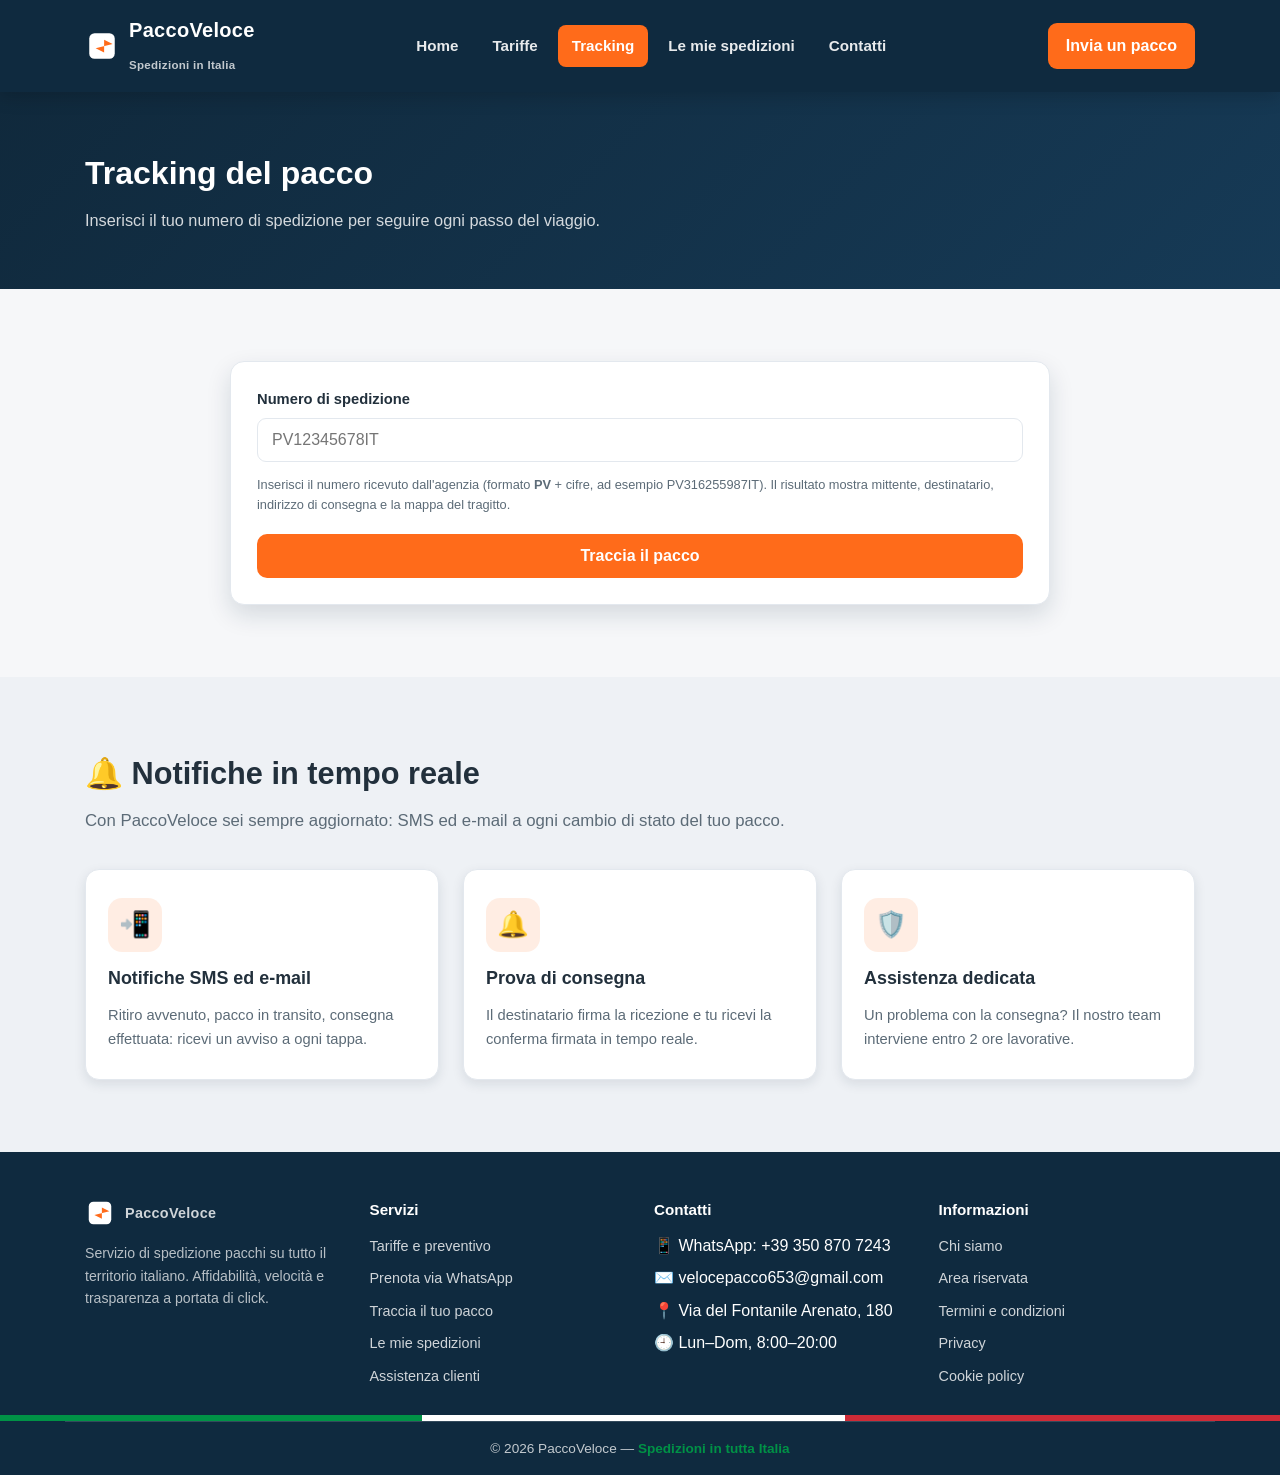
<file: suivi.html>
<!DOCTYPE html>
<html lang="it">
<head>
  <meta charset="UTF-8">
  <meta name="viewport" content="width=device-width, initial-scale=1.0">
  <title>Tracking — PaccoVeloce</title>
  <meta name="description" content="Segui il tuo pacco in tempo reale con PaccoVeloce. Inserisci il numero di spedizione per vedere lo stato della consegna.">
  <link rel="canonical" href="https://paccoveloce.com/suivi.html" />
  <link rel="stylesheet" href="assets/vendor/leaflet/leaflet.css?v=20261112d">
  <link rel="stylesheet" href="assets/css/style.css?v=20261112d">
  <link rel="icon" href='data:image/svg+xml,<svg xmlns="http://www.w3.org/2000/svg" viewBox="0 0 32 32"><rect x="4" y="4" width="24" height="24" rx="5" fill="%230f2a3f"/><path d="M18 10 L26 14 L10 18 L18 22 Z" fill="%23ff6b1a"/></svg>'>
</head>
<body>

<header class="navbar">
  <div class="nav-inner">
    <a class="brand" href="index.html">
      <svg width="34" height="34" viewBox="0 0 32 32" aria-hidden="true">
        <rect x="4" y="4" width="24" height="24" rx="5" fill="#ffffff"/>
        <path d="M18 10 L26 14 L10 18 L18 22 Z" fill="#ff6b1a"/>
      </svg>
      <span>PaccoVeloce<span class="sub"><br>Spedizioni in Italia</span></span>
    </a>
    <button class="nav-toggle" type="button" aria-label="Apri menu" aria-expanded="false"><span class="bar"></span><span class="bar"></span><span class="bar"></span></button>
    <nav class="nav-links">
      <a href="index.html">Home</a>
      <a href="tarifs.html">Tariffe</a>
      <a href="suivi.html" class="active">Tracking</a>
      <a href="spedizioni.html">Le mie spedizioni</a>
      <a href="contact.html">Contatti</a>
    </nav>
    <div class="nav-cta"><a href="https://wa.me/393508707243">Invia un pacco</a></div>
  </div>
</header>

<section class="page-hero">
  <div class="container">
    <h1>Tracking del pacco</h1>
    <p>Inserisci il tuo numero di spedizione per seguire ogni passo del viaggio.</p>
  </div>
</section>

<section class="section">
  <div class="container">
    <div class="track-card">
      <form id="track-form">
        <div class="form-group">
          <label for="track-number">Numero di spedizione</label>
          <input id="track-number" type="text" placeholder="PV12345678IT" autocomplete="off">
          <p class="hint">Inserisci il numero ricevuto dall'agenzia (formato <strong>PV</strong> + cifre, ad esempio PV316255987IT). Il risultato mostra mittente, destinatario, indirizzo di consegna e la mappa del tragitto.</p>
        </div>
        <button class="btn" type="submit" style="width:100%;">Traccia il pacco</button>
      </form>
      <div id="track-result"></div>
    </div>
  </div>
</section>

<section class="section section--grey">
  <div class="container">
    <h2 class="section-title">🔔 Notifiche in tempo reale</h2>
    <p class="section-sub">Con PaccoVeloce sei sempre aggiornato: SMS ed e-mail a ogni cambio di stato del tuo pacco.</p>
    <div class="services-grid" style="grid-template-columns:repeat(auto-fit,minmax(250px,1fr));">
      <div class="service-card">
        <div class="icon">📲</div>
        <h3>Notifiche SMS ed e-mail</h3>
        <p>Ritiro avvenuto, pacco in transito, consegna effettuata: ricevi un avviso a ogni tappa.</p>
      </div>
      <div class="service-card">
        <div class="icon">🔔</div>
        <h3>Prova di consegna</h3>
        <p>Il destinatario firma la ricezione e tu ricevi la conferma firmata in tempo reale.</p>
      </div>
      <div class="service-card">
        <div class="icon">🛡️</div>
        <h3>Assistenza dedicata</h3>
        <p>Un problema con la consegna? Il nostro team interviene entro 2 ore lavorative.</p>
      </div>
    </div>
  </div>
</section>

<footer class="footer">
  <div class="container">
    <div class="footer-grid">
      <div>
        <a class="brand" href="index.html">
          <svg width="30" height="30" viewBox="0 0 32 32" aria-hidden="true">
            <rect x="4" y="4" width="24" height="24" rx="5" fill="#ffffff"/>
            <path d="M18 10 L26 14 L10 18 L18 22 Z" fill="#ff6b1a"/>
          </svg>
          <span>PaccoVeloce</span>
        </a>
        <p class="about">Servizio di spedizione pacchi su tutto il territorio italiano. Affidabilità, velocità e trasparenza a portata di click.</p>
      </div>
      <div>
        <h4>Servizi</h4>
        <ul>
          <li><a href="tarifs.html">Tariffe e preventivo</a></li>
          <li><a href="https://wa.me/393508707243">Prenota via WhatsApp</a></li>
          <li><a href="suivi.html">Traccia il tuo pacco</a></li>
          <li><a href="spedizioni.html">Le mie spedizioni</a></li>
          <li><a href="contact.html">Assistenza clienti</a></li>
        </ul>
      </div>
      <div>
        <h4>Contatti</h4>
        <ul>
          <li>📱 WhatsApp: +39 350 870 7243</li>
          <li>✉️ velocepacco653@gmail.com</li>
          <li>📍 Via del Fontanile Arenato, 180</li>
          <li>🕘 Lun–Dom, 8:00–20:00</li>
        </ul>
      </div>
      <div>
        <h4>Informazioni</h4>
        <ul>
          <li><a href="index.html#chi-siamo">Chi siamo</a></li>
          <li><a href="admin.html">Area riservata</a></li>
          <li><a href="#">Termini e condizioni</a></li>
          <li><a href="#">Privacy</a></li>
          <li><a href="#">Cookie policy</a></li>
        </ul>
      </div>
    </div>
  </div>
  <div class="flag-strip"></div>
  <div class="container footer-bottom">
    © 2026 PaccoVeloce — <span class="flag">Spedizioni in tutta Italia</span>
  </div>
</footer>

<script src="assets/vendor/leaflet/leaflet.js?v=20261112d"></script>
<script src="assets/js/api-config.js?v=20261112d"></script>
<script src="assets/js/api.js?v=20261112d"></script>
<script src="assets/js/shipments.js?v=20261112d"></script>
<script src="assets/js/label.js?v=20261112d"></script>
<script src="assets/js/tracking.js?v=20261112d"></script>
<script src="assets/js/form.js?v=20261112d"></script>
</body>
</html>
</file>
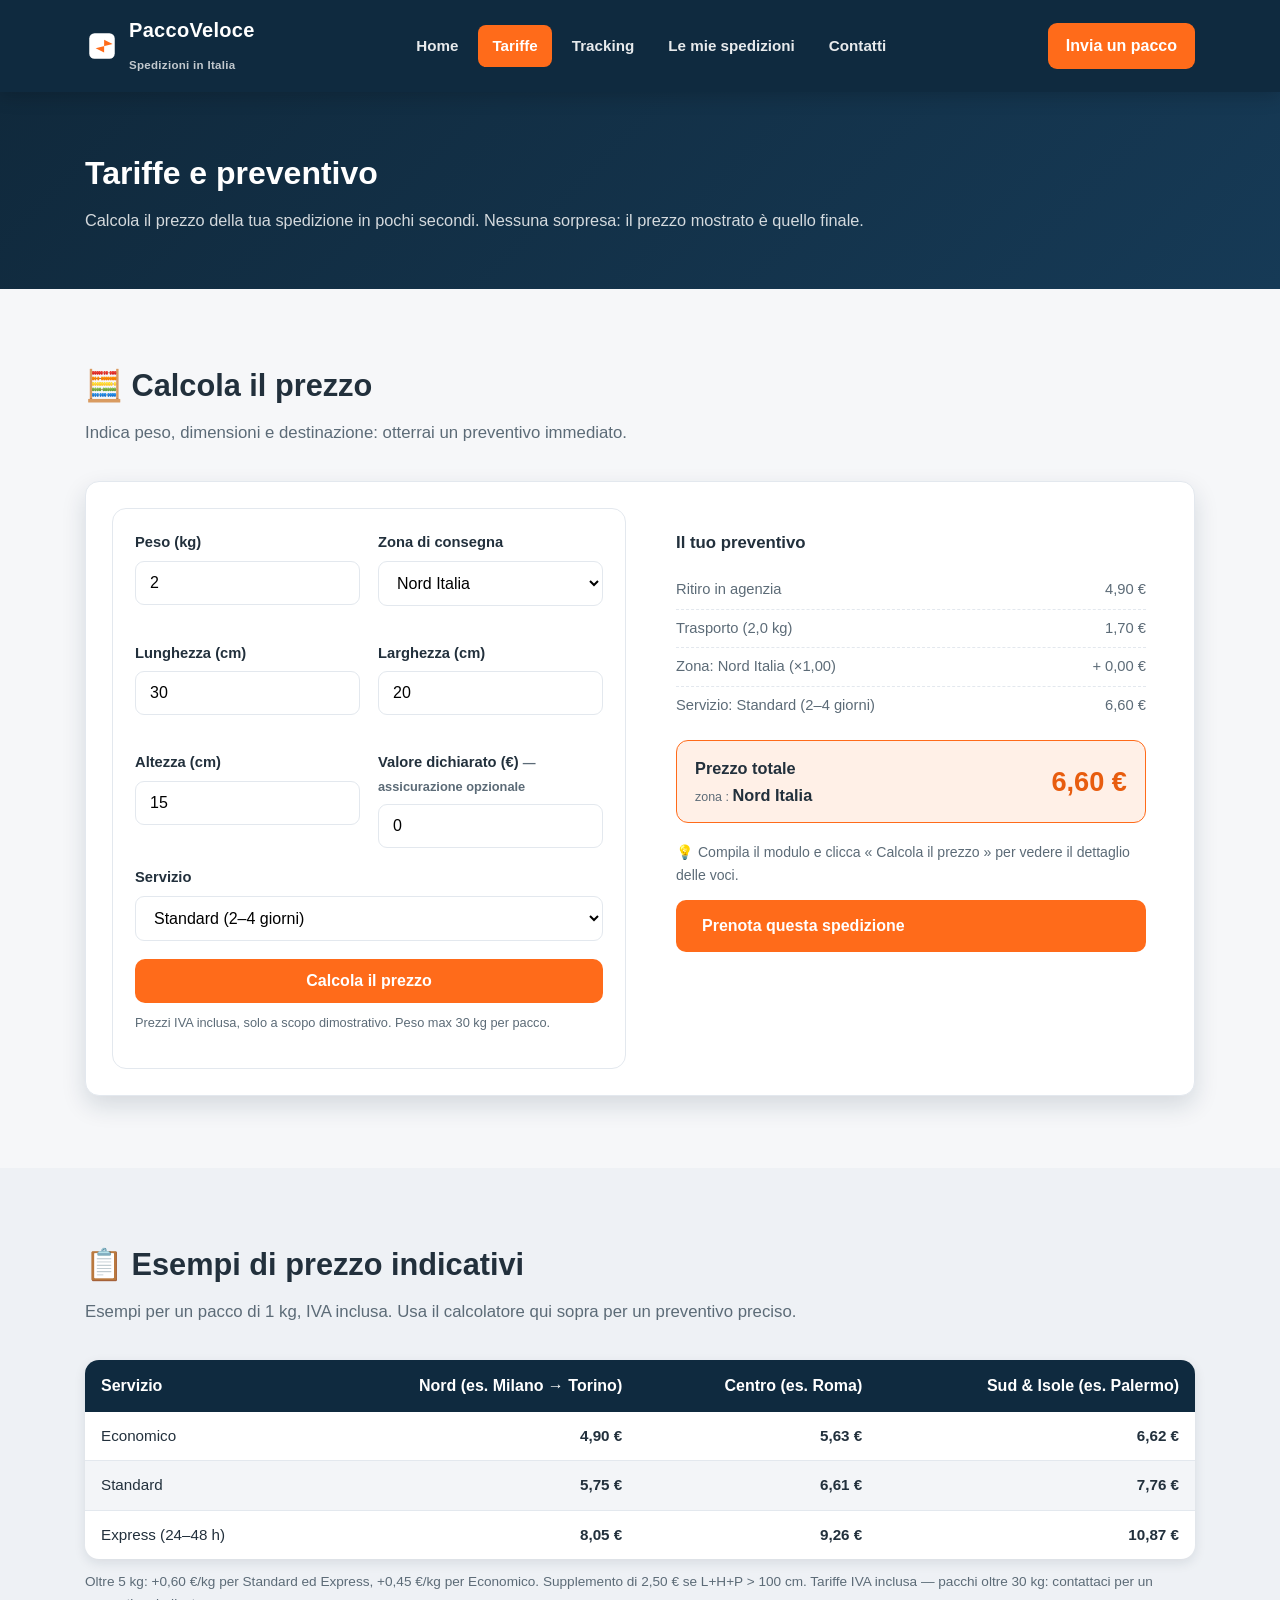
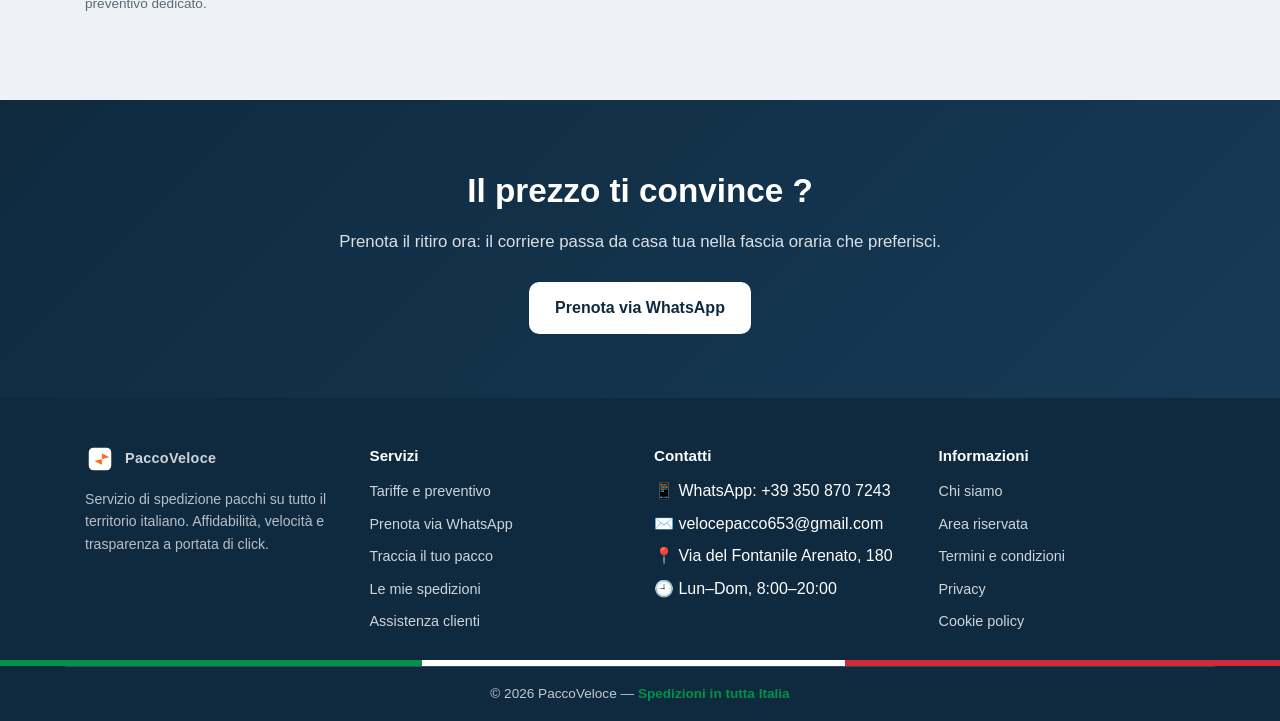
<file: tarifs.html>
<!DOCTYPE html>
<html lang="it">
<head>
  <meta charset="UTF-8">
  <meta name="viewport" content="width=device-width, initial-scale=1.0">
  <title>Tariffe — PaccoVeloce</title>
  <meta name="description" content="Tariffe chiare e trasparenti per spedire pacchi in Italia. Calcola subito il prezzo della tua spedizione con PaccoVeloce.">
  <link rel="canonical" href="https://paccoveloce.com/tarifs.html" />
  <link rel="stylesheet" href="assets/css/style.css?v=20261112d">
  <link rel="icon" href='data:image/svg+xml,<svg xmlns="http://www.w3.org/2000/svg" viewBox="0 0 32 32"><rect x="4" y="4" width="24" height="24" rx="5" fill="%230f2a3f"/><path d="M18 10 L26 14 L10 18 L18 22 Z" fill="%23ff6b1a"/></svg>'>
</head>
<body>

<header class="navbar">
  <div class="nav-inner">
    <a class="brand" href="index.html">
      <svg width="34" height="34" viewBox="0 0 32 32" aria-hidden="true">
        <rect x="4" y="4" width="24" height="24" rx="5" fill="#ffffff"/>
        <path d="M18 10 L26 14 L10 18 L18 22 Z" fill="#ff6b1a"/>
      </svg>
      <span>PaccoVeloce<span class="sub"><br>Spedizioni in Italia</span></span>
    </a>
    <button class="nav-toggle" type="button" aria-label="Apri menu" aria-expanded="false"><span class="bar"></span><span class="bar"></span><span class="bar"></span></button>
    <nav class="nav-links">
      <a href="index.html">Home</a>
      <a href="tarifs.html" class="active">Tariffe</a>
      <a href="suivi.html">Tracking</a>
      <a href="spedizioni.html">Le mie spedizioni</a>
      <a href="contact.html">Contatti</a>
    </nav>
    <div class="nav-cta"><a href="https://wa.me/393508707243">Invia un pacco</a></div>
  </div>
</header>

<section class="page-hero">
  <div class="container">
    <h1>Tariffe e preventivo</h1>
    <p>Calcola il prezzo della tua spedizione in pochi secondi. Nessuna sorpresa: il prezzo mostrato è quello finale.</p>
  </div>
</section>

<section class="section">
  <div class="container">
    <h2 class="section-title">🧮 Calcola il prezzo</h2>
    <p class="section-sub">Indica peso, dimensioni e destinazione: otterrai un preventivo immediato.</p>
  </div>
  <div class="container">
    <div class="quote-card">
      <form id="quote-form" class="form-card" style="box-shadow:none;padding:22px;">
        <div class="form-grid-2">
          <div class="form-group">
            <label for="quote-poids">Peso (kg)</label>
            <input id="quote-poids" type="number" min="0.1" step="0.1" value="2">
          </div>
          <div class="form-group">
            <label for="quote-zone">Zona di consegna</label>
            <select id="quote-zone">
              <option value="nord">Nord Italia</option>
              <option value="centro">Centro Italia</option>
              <option value="sud">Sud &amp; Isole</option>
            </select>
          </div>
          <div class="form-group">
            <label for="quote-longueur">Lunghezza (cm)</label>
            <input id="quote-longueur" type="number" min="0" step="1" value="30" placeholder="30">
          </div>
          <div class="form-group">
            <label for="quote-largeur">Larghezza (cm)</label>
            <input id="quote-largeur" type="number" min="0" step="1" value="20" placeholder="20">
          </div>
          <div class="form-group">
            <label for="quote-hauteur">Altezza (cm)</label>
            <input id="quote-hauteur" type="number" min="0" step="1" value="15" placeholder="15">
          </div>
          <div class="form-group">
            <label for="quote-valeur">Valore dichiarato (€) <span class="hint">— assicurazione opzionale</span></label>
            <input id="quote-valeur" type="number" min="0" step="10" value="0" placeholder="0">
          </div>
        </div>
        <div class="form-group">
          <label for="quote-servizio">Servizio</label>
          <select id="quote-servizio">
            <option value="economico">Economico (3–6 giorni)</option>
            <option value="standard" selected>Standard (2–4 giorni)</option>
            <option value="express">Express (24–48 h)</option>
          </select>
        </div>
        <button class="btn" type="submit" style="width:100%;">Calcola il prezzo</button>
        <p class="hint" style="margin-top:10px;font-size:0.8rem;color:#5c6b77;">Prezzi IVA inclusa, solo a scopo dimostrativo. Peso max 30 kg per pacco.</p>
      </form>
      <div class="quote-result">
        <h3>Il tuo preventivo</h3>
        <ul class="quote-lines" id="quote-lines"></ul>
        <div class="quote-total">
          <div>
            <span>Prezzo totale</span>
            <small>zona : <span id="quote-zone-label">Centro Italia</span></small>
          </div>
          <span class="amount" id="quote-total-amount">—</span>
        </div>
        <p style="margin-top:18px;font-size:0.88rem;color:#5c6b77;">
          💡 Compila il modulo e clicca « Calcola il prezzo » per vedere il dettaglio delle voci.
        </p>
        <a class="btn" href="https://wa.me/393508707243" style="width:100%;">Prenota questa spedizione</a>
      </div>
    </div>
  </div>
</section>

<section class="section section--grey">
  <div class="container">
    <h2 class="section-title">📋 Esempi di prezzo indicativi</h2>
    <p class="section-sub">Esempi per un pacco di 1 kg, IVA inclusa. Usa il calcolatore qui sopra per un preventivo preciso.</p>
    <table class="price-table">
      <thead>
        <tr><th>Servizio</th><th class="num">Nord (es. Milano → Torino)</th><th class="num">Centro (es. Roma)</th><th class="num">Sud &amp; Isole (es. Palermo)</th></tr>
      </thead>
      <tbody>
        <tr><td>Economico</td><td class="num">4,90 €</td><td class="num">5,63 €</td><td class="num">6,62 €</td></tr>
        <tr><td>Standard</td><td class="num">5,75 €</td><td class="num">6,61 €</td><td class="num">7,76 €</td></tr>
        <tr><td>Express (24–48 h)</td><td class="num">8,05 €</td><td class="num">9,26 €</td><td class="num">10,87 €</td></tr>
      </tbody>
    </table>
    <p style="font-size:0.85rem;color:#5c6b77;margin-top:12px;">
      Oltre 5 kg: +0,60 €/kg per Standard ed Express, +0,45 €/kg per Economico.
      Supplemento di 2,50 € se L+H+P &gt; 100 cm. Tariffe IVA inclusa — pacchi oltre 30 kg: contattaci per un preventivo dedicato.
    </p>
  </div>
</section>

<section class="section--dark cta-band">
  <div class="container">
    <h2>Il prezzo ti convince ?</h2>
    <p>Prenota il ritiro ora: il corriere passa da casa tua nella fascia oraria che preferisci.</p>
    <a class="btn btn--light" href="https://wa.me/393508707243">Prenota via WhatsApp</a>
  </div>
</section>

<footer class="footer">
  <div class="container">
    <div class="footer-grid">
      <div>
        <a class="brand" href="index.html">
          <svg width="30" height="30" viewBox="0 0 32 32" aria-hidden="true">
            <rect x="4" y="4" width="24" height="24" rx="5" fill="#ffffff"/>
            <path d="M18 10 L26 14 L10 18 L18 22 Z" fill="#ff6b1a"/>
          </svg>
          <span>PaccoVeloce</span>
        </a>
        <p class="about">Servizio di spedizione pacchi su tutto il territorio italiano. Affidabilità, velocità e trasparenza a portata di click.</p>
      </div>
      <div>
        <h4>Servizi</h4>
        <ul>
          <li><a href="tarifs.html">Tariffe e preventivo</a></li>
          <li><a href="https://wa.me/393508707243">Prenota via WhatsApp</a></li>
          <li><a href="suivi.html">Traccia il tuo pacco</a></li>
          <li><a href="spedizioni.html">Le mie spedizioni</a></li>
          <li><a href="contact.html">Assistenza clienti</a></li>
        </ul>
      </div>
      <div>
        <h4>Contatti</h4>
        <ul>
          <li>📱 WhatsApp: +39 350 870 7243</li>
          <li>✉️ velocepacco653@gmail.com</li>
          <li>📍 Via del Fontanile Arenato, 180</li>
          <li>🕘 Lun–Dom, 8:00–20:00</li>
        </ul>
      </div>
      <div>
        <h4>Informazioni</h4>
        <ul>
          <li><a href="index.html#chi-siamo">Chi siamo</a></li>
          <li><a href="admin.html">Area riservata</a></li>
          <li><a href="#">Termini e condizioni</a></li>
          <li><a href="#">Privacy</a></li>
          <li><a href="#">Cookie policy</a></li>
        </ul>
      </div>
    </div>
  </div>
  <div class="flag-strip"></div>
  <div class="container footer-bottom">
    © 2026 PaccoVeloce — <span class="flag">Spedizioni in tutta Italia</span>
  </div>
</footer>

<script src="assets/js/prezzi.js?v=20261112d"></script>
<script src="assets/js/quote.js?v=20261112d"></script>
<script src="assets/js/form.js?v=20261112d"></script>
</body>
</html>
</file>
<file: assets/css/style.css>
/* ============================================================
   PaccoVeloce — Feuille de style principale
   Envoi de colis en Italie
   ============================================================ */

:root {
  --primary: #0f2a3f;          /* bleu nuit */
  --primary-light: #163a56;
  --accent: #ff6b1a;           /* orange */
  --accent-dark: #e85d0f;
  --green: #009246;            /* vert drapeau italien */
  --red: #ce2b37;              /* rouge drapeau italien */
  --bg: #f6f7f9;
  --surface: #ffffff;
  --text: #22303c;
  --text-soft: #5c6b77;
  --border: #e3e8ee;
  --radius: 14px;
  --shadow: 0 10px 24px rgba(15, 42, 63, 0.14);
  --shadow-sm: 0 4px 12px rgba(15, 42, 63, 0.10);
  --font: "Segoe UI", "Helvetica Neue", Arial, sans-serif;
}

* { box-sizing: border-box; }

html { scroll-behavior: smooth; }

body {
  margin: 0;
  font-family: var(--font);
  color: var(--text);
  background: var(--bg);
  line-height: 1.6;
}

/* ---------- Utilitaires ---------- */

.container {
  max-width: 1150px;
  margin: 0 auto;
  padding: 0 20px;
}

.section {
  padding: 72px 0;
}
.section--grey { background: #eef1f5; }
.section--dark {
  background: linear-gradient(135deg, var(--primary) 0%, var(--primary-light) 100%);
  color: #fff;
}

.section-title {
  font-size: clamp(1.6rem, 2.4vw, 2.2rem);
  font-weight: 800;
  color: var(--text);
  margin: 0 0 10px;
}
.section--dark .section-title { color: #fff; }

.section-sub {
  font-size: 1.05rem;
  color: var(--text-soft);
  margin: 0 0 34px;
  max-width: 720px;
}
.section--dark .section-sub { color: rgba(255,255,255,0.85); }

.center { text-align: center; }

.badge {
  display: inline-block;
  background: rgba(255, 107, 26, 0.12);
  color: var(--accent-dark);
  font-weight: 700;
  font-size: 0.8rem;
  padding: 4px 12px;
  border-radius: 999px;
  margin-bottom: 14px;
}

/* Bandeau drapeau italien */
.flag-strip {
  height: 6px;
  background: linear-gradient(90deg, var(--green) 0 33%, #fff 33% 66%, var(--red) 66% 100%);
}

/* ---------- Barre de navigation ---------- */

.navbar {
  position: sticky;
  top: 0;
  z-index: 50;
  background: var(--primary);
  color: #fff;
  box-shadow: 0 4px 18px rgba(0,0,0,0.18);
}

.nav-inner {
  display: flex;
  align-items: center;
  justify-content: space-between;
  gap: 24px;
  padding: 14px 20px;
  max-width: 1150px;
  margin: 0 auto;
}

.brand {
  display: flex;
  align-items: center;
  gap: 10px;
  text-decoration: none;
  color: #fff;
  font-weight: 800;
  font-size: 1.25rem;
  letter-spacing: 0.3px;
}
.brand svg { flex: 0 0 auto; }
.brand span.sub { font-size: 0.72rem; color: rgba(255,255,255,0.75); }

.nav-links {
  display: flex;
  gap: 6px;
  align-items: center;
}
.nav-links a {
  color: rgba(255,255,255,0.9);
  text-decoration: none;
  font-weight: 600;
  font-size: 0.95rem;
  padding: 9px 14px;
  border-radius: 8px;
  transition: background 0.15s, color 0.15s;
}
.nav-links a:hover { background: rgba(255,255,255,0.12); color: #fff; }
.nav-links a.active { background: var(--accent); color: #fff; }

.nav-cta a {
  display: inline-block;
  background: var(--accent);
  color: #fff;
  font-weight: 700;
  padding: 10px 18px;
  border-radius: 9px;
  text-decoration: none;
}
.nav-cta a:hover { background: var(--accent-dark); }

/* Menu mobile */
.nav-toggle {
  display: none;
  background: none;
  border: 1px solid rgba(255,255,255,0.5);
  color: #fff;
  border-radius: 8px;
  padding: 8px 12px;
  font-size: 1.1rem;
  cursor: pointer;
}

/* ---------- Boutons ---------- */

.btn {
  display: inline-block;
  background: var(--accent);
  color: #fff;
  font-weight: 700;
  border: none;
  padding: 13px 26px;
  border-radius: 10px;
  font-size: 1rem;
  cursor: pointer;
  text-decoration: none;
  transition: background 0.15s, transform 0.1s;
}
.btn:hover { background: var(--accent-dark); transform: translateY(-1px); }

.btn--ghost {
  background: transparent;
  color: var(--primary);
  border: 2px solid var(--primary);
}
.btn--ghost:hover { background: rgba(15,42,63,0.08); }

/* Variante sur fond sombre */
.hero .btn--ghost,
.section--dark .btn--ghost {
  color: #fff;
  border-color: rgba(255,255,255,0.85);
}
.hero .btn--ghost:hover,
.section--dark .btn--ghost:hover { background: rgba(255,255,255,0.12); }

.btn--light {
  background: #fff;
  color: var(--primary);
}
.btn--light:hover { background: #f0f2f5; }

/* ---------- Bandeau héro ---------- */

.hero {
  background:
    radial-gradient(circle at 85% 20%, rgba(255,107,26,0.25) 0%, transparent 45%),
    linear-gradient(135deg, #0d2436 0%, #12304c 60%, #163a56 100%);
  color: #fff;
  padding: 96px 0;
  position: relative;
  overflow: hidden;
}

.hero::after {
  content: "";
  position: absolute;
  inset: 0;
  background-image: radial-gradient(rgba(255,255,255,0.06) 1.5px, transparent 1.5px);
  background-size: 26px 26px;
  pointer-events: none;
}

.hero-grid {
  display: grid;
  grid-template-columns: 1.15fr 0.85fr;
  gap: 48px;
  align-items: center;
}

.hero h1 {
  font-size: clamp(1.9rem, 3.4vw, 3rem);
  font-weight: 900;
  line-height: 1.15;
  margin: 0 0 18px;
}
.hero h1 em {
  color: var(--accent);
  font-style: normal;
  background: linear-gradient(transparent 55%, rgba(255,107,26,0.28) 55% 100%);
}

.hero p {
  font-size: 1.12rem;
  color: rgba(255,255,255,0.88);
  margin: 0 0 26px;
  max-width: 560px;
}

.hero-actions { display: flex; gap: 14px; flex-wrap: wrap; }

.hero-meta {
  display: flex;
  gap: 20px;
  margin-top: 26px;
  align-items: center;
  font-size: 0.92rem;
  color: rgba(255,255,255,0.8);
}
.hero-meta span { display: flex; align-items: center; gap: 6px; }

/* Carte "suivi rapide" dans le hero */
.hero-card {
  background: #fff;
  border-radius: var(--radius);
  box-shadow: var(--shadow);
  padding: 24px;
}
.hero-card h3 {
  margin: 0 0 6px;
  font-size: 1.05rem;
  color: var(--text);
}
.hero-card p { margin: 0 0 16px; font-size: 0.88rem; color: var(--text-soft); }
.hero-card .field { margin: 0 0 12px; }
.hero-card input {
  width: 100%;
  padding: 12px 14px;
  border: 1.5px solid var(--border);
  border-radius: 9px;
  font-size: 1rem;
  font-family: inherit;
}
.hero-card input:focus { outline: none; border-color: var(--accent); }
.hero-card .btn { width: 100%; }

.hero-note {
  display: flex;
  align-items: center;
  gap: 8px;
  font-size: 0.82rem;
  color: var(--text-soft);
  margin-top: 12px;
}

/* ---------- Étapes ---------- */

.steps-grid {
  display: grid;
  grid-template-columns: repeat(auto-fit, minmax(240px, 1fr));
  gap: 22px;
}

.step-card {
  background: var(--surface);
  border: 1px solid var(--border);
  border-radius: var(--radius);
  padding: 26px 22px;
  box-shadow: var(--shadow-sm);
  text-align: center;
}
.step-num {
  width: 46px; height: 46px;
  display: grid; place-items: center;
  background: var(--primary);
  color: #fff;
  font-weight: 800;
  font-size: 1.15rem;
  border-radius: 50%;
  margin: 0 auto 14px;
}
.step-card h3 { margin: 0 0 8px; font-size: 1.06rem; }
.step-card p { margin: 0; font-size: 0.92rem; color: var(--text-soft); }

/* ---------- Cartes services ---------- */

.services-grid {
  display: grid;
  grid-template-columns: repeat(auto-fit, minmax(250px, 1fr));
  gap: 24px;
}

.service-card {
  background: var(--surface);
  border: 1px solid var(--border);
  border-radius: var(--radius);
  padding: 28px 22px;
  box-shadow: var(--shadow-sm);
  display: flex;
  flex-direction: column;
  gap: 12px;
}
.service-card .icon {
  width: 54px; height: 54px;
  display: grid; place-items: center;
  background: rgba(255,107,26,0.12);
  border-radius: 14px;
  font-size: 1.6rem;
}
.service-card h3 { margin: 0; font-size: 1.12rem; }
.service-card p { margin: 0; font-size: 0.92rem; color: var(--text-soft); flex: 1; }
.service-card .price {
  font-weight: 800;
  font-size: 1.25rem;
  color: var(--primary);
}
.service-card .price small { color: var(--text-soft); }
.service-card .delay {
  display: inline-flex;
  align-items: center;
  gap: 6px;
  font-size: 0.85rem;
  color: var(--green);
  font-weight: 600;
}
.service-card .btn { width: 100%; text-align: center; }

/* ---------- Témoignages ---------- */

.testimonials-grid {
  display: grid;
  grid-template-columns: repeat(auto-fit, minmax(280px, 1fr));
  gap: 24px;
}

.testimonial {
  background: var(--surface);
  border: 1px solid var(--border);
  border-radius: var(--radius);
  padding: 24px;
  box-shadow: var(--shadow-sm);
}
.testimonial .stars { color: #f5a623; letter-spacing: 2px; margin-bottom: 10px; }
.testimonial blockquote {
  margin: 0 0 16px;
  font-size: 0.95rem;
  color: var(--text);
  quotes: "\201C" "\201D";
}
.testimonial blockquote::before { content: open-quote; color: var(--accent); font-size: 1.4rem; }
.testimonial blockquote::after { content: close-quote; color: var(--accent); font-size: 1.4rem; }
.testimonial footer {
  display: flex;
  align-items: center;
  gap: 10px;
  font-size: 0.9rem;
  color: var(--text-soft);
}
.testimonial .avatar {
  width: 38px; height: 38px;
  display: grid; place-items: center;
  background: var(--primary);
  color: #fff;
  font-weight: 700;
  border-radius: 50%;
  font-size: 0.85rem;
}

/* ---------- Bande CTA ---------- */

.cta-band {
  text-align: center;
  padding: 64px 0;
}
.cta-band h2 {
  font-size: clamp(1.5rem, 2.6vw, 2.2rem);
  font-weight: 800;
  margin: 0 0 12px;
  color: #fff;
}
.cta-band p { margin: 0 0 26px; color: rgba(255,255,255,0.85); font-size: 1.05rem; }

/* ---------- Formulaire ---------- */

.form-card {
  background: var(--surface);
  border: 1px solid var(--border);
  border-radius: var(--radius);
  padding: 30px;
  box-shadow: var(--shadow);
  max-width: 760px;
  margin: 0 auto;
}

.form-group { margin: 0 0 18px; }
.form-group label {
  display: block;
  font-weight: 600;
  margin: 0 0 6px;
  font-size: 0.92rem;
}
.form-group .hint { font-size: 0.8rem; color: var(--text-soft); }

input[type="text"],
input[type="email"],
input[type="tel"],
input[type="number"],
select,
textarea {
  width: 100%;
  padding: 12px 14px;
  border: 1.5px solid var(--border);
  border-radius: 9px;
  font-size: 1rem;
  font-family: inherit;
  background: #fff;
  transition: border-color 0.15s, box-shadow 0.15s;
}
input:focus, select:focus, textarea:focus {
  outline: none;
  border-color: var(--accent);
  box-shadow: 0 0 0 3px rgba(255,107,26,0.18);
}
input.invalid, select.invalid, textarea.invalid {
  border-color: var(--red);
  box-shadow: 0 0 0 3px rgba(206,43,55,0.15);
}
.form-error {
  color: var(--red);
  font-size: 0.8rem;
  margin: 4px 0 0;
  display: none;
}
.form-group.invalid .form-error { display: block; }

.form-grid-2 {
  display: grid;
  grid-template-columns: 1fr 1fr;
  gap: 18px;
}
@media (max-width: 640px) { .form-grid-2 { grid-template-columns: 1fr; } }

/* ---------- Alertes ---------- */

.alert {
  border-radius: 12px;
  padding: 18px 20px;
  margin: 0 0 22px;
  font-size: 0.95rem;
  display: none;
}
.alert--success {
  background: #e8f6ec;
  border: 1px solid #b7ddb9;
  color: #1b6b32;
}
.alert--error {
  background: #fdeeee;
  border: 1px solid #f2bcbc;
  color: var(--red);
}
.alert--info {
  background: #eaf2fb;
  border: 1px solid #c4d7ee;
  color: #1e4a8a;
}
.alert.show { display: block; }
.alert strong { font-weight: 800; }
.alert .ref {
  font-family: ui-monospace, "Cascadia Code", Menlo, monospace;
  background: rgba(27,107,50,0.12);
  padding: 2px 8px;
  border-radius: 6px;
  font-weight: 700;
}

/* ---------- Confirmation de réservation ---------- */

.booking-confirm {
  border: 2px solid var(--green);
  background: #f2fbf5;
  border-radius: var(--radius);
  padding: 26px;
  margin: 0 0 22px;
}
.booking-confirm .bc-head {
  font-size: 1.25rem;
  font-weight: 800;
  color: #1b6b32;
  margin-bottom: 8px;
}
.booking-confirm p { margin: 0 0 16px; color: var(--text); font-size: 0.95rem; }

.bc-number {
  display: flex;
  align-items: center;
  gap: 12px;
  flex-wrap: wrap;
  background: #fff;
  border: 1.5px dashed var(--green);
  border-radius: 12px;
  padding: 14px 18px;
  margin-bottom: 16px;
}
.bc-code {
  font-family: ui-monospace, "Cascadia Code", Menlo, monospace;
  font-size: 1.55rem;
  font-weight: 800;
  letter-spacing: 1.5px;
  color: var(--primary);
}
.copy-btn {
  border: none;
  background: var(--primary);
  color: #fff;
  font-weight: 700;
  font-size: 0.85rem;
  padding: 8px 14px;
  border-radius: 8px;
  cursor: pointer;
}
.copy-btn:hover { background: var(--primary-light); }

.bc-summary {
  background: #fff;
  border: 1px solid var(--border);
  border-radius: 12px;
  padding: 6px 16px;
  margin-bottom: 16px;
}
.bc-ligne {
  display: flex;
  justify-content: space-between;
  gap: 16px;
  padding: 9px 0;
  border-bottom: 1px dashed var(--border);
  font-size: 0.92rem;
}
.bc-ligne:last-child { border-bottom: none; }
.bc-ligne span { color: var(--text-soft); flex: 0 0 auto; }
.bc-ligne strong { text-align: right; }

.bc-actions { display: flex; gap: 12px; flex-wrap: wrap; }

.bc-share {
  margin-top: 18px;
  padding: 16px;
  border: 1px solid #ffd9bf;
  border-radius: 12px;
  background: #fff8f2;
}
.bc-share-title {
  font-weight: 700;
  color: #163a56;
  font-size: 0.9rem;
  margin-bottom: 10px;
  line-height: 1.35;
}
.bc-share-url {
  width: 100%;
  padding: 10px 12px;
  border: 1px solid #e2e8ee;
  border-radius: 8px;
  font-size: 0.78rem;
  color: #163a56;
  background: #fff;
  margin-bottom: 12px;
  font-family: ui-monospace, SFMono-Regular, Menlo, monospace;
}
.bc-share .bc-actions { margin-top: 0; }
.bc-share .btn { flex: 1 1 auto; text-align: center; }
.bc-note, .bc-warn { font-size: 0.82rem; color: var(--text-soft); margin: 12px 0 0 !important; }
.bc-warn { color: #9a5a00; }

/* ---------- Tableau tarifs ---------- */

.price-table {
  width: 100%;
  border-collapse: collapse;
  background: var(--surface);
  border-radius: var(--radius);
  overflow: hidden;
  box-shadow: var(--shadow-sm);
}
.price-table th {
  background: var(--primary);
  color: #fff;
  text-align: left;
  padding: 13px 16px;
  font-weight: 700;
}
.price-table td {
  padding: 12px 16px;
  border-bottom: 1px solid var(--border);
  font-size: 0.95rem;
}
.price-table tr:last-child td { border-bottom: none; }
.price-table tbody tr:nth-child(even) { background: #f3f5f8; }
.price-table .num { text-align: right; font-weight: 600; }

/* ---------- Calculateur de devis ---------- */

.quote-card {
  background: var(--surface);
  border: 1px solid var(--border);
  border-radius: var(--radius);
  box-shadow: var(--shadow);
  padding: 26px;
  display: grid;
  grid-template-columns: 1fr 1fr;
  gap: 28px;
}
@media (max-width: 860px) { .quote-card { grid-template-columns: 1fr; } }

.quote-result { padding: 22px; }
.quote-result h3 { margin: 0 0 14px; font-size: 1.05rem; color: var(--text); }

.quote-lines {
  list-style: none;
  padding: 0;
  margin: 0 0 16px;
}
.quote-lines li {
  display: flex;
  justify-content: space-between;
  gap: 14px;
  padding: 7px 0;
  font-size: 0.92rem;
  color: var(--text-soft);
  border-bottom: 1px dashed var(--border);
}
.quote-lines li:last-child { border-bottom: none; }

.quote-total {
  display: flex;
  justify-content: space-between;
  align-items: center;
  background: rgba(255,107,26,0.1);
  border: 1.5px solid var(--accent);
  border-radius: 12px;
  padding: 14px 18px;
  margin-top: 14px;
}
.quote-total span:first-child { font-weight: 700; font-size: 1.02rem; color: var(--text); }
.quote-total .amount {
  font-weight: 900;
  font-size: 1.7rem;
  color: var(--accent-dark);
}
.quote-total small { display: block; font-size: 0.78rem; color: var(--text-soft); }

/* ---------- Suivi de colis ---------- */

.track-card {
  background: var(--surface);
  border: 1px solid var(--border);
  border-radius: var(--radius);
  box-shadow: var(--shadow);
  padding: 26px;
  max-width: 820px;
  margin: 0 auto;
}

/* Cartes expéditeur / destinataire */
.parties {
  display: grid;
  grid-template-columns: 1fr 1fr;
  gap: 16px;
  margin: 18px 0 6px;
}
.party-card {
  border: 1px solid var(--border);
  border-radius: 12px;
  padding: 16px 18px;
  background: #f8fafc;
}
.party-head { display: flex; align-items: center; gap: 8px; margin-bottom: 6px; }
.party-icon { font-size: 1.1rem; }
.party-role {
  font-size: 0.72rem;
  font-weight: 800;
  letter-spacing: 0.6px;
  text-transform: uppercase;
  color: var(--text-soft);
}
.party-name { font-weight: 800; color: var(--text); font-size: 1rem; }
.party-addr { font-size: 0.92rem; color: var(--text); margin-top: 2px; }
.party-tel { font-size: 0.85rem; color: var(--text-soft); margin-top: 4px; }

/* Carte de suivi du colis */
.track-map {
  position: relative;
  z-index: 0;
  height: 380px;
  border-radius: 12px;
  border: 1px solid var(--border);
  overflow: hidden;
  margin-top: 18px;
}
.pv-map-svg {
  display: block;
  width: 100%;
  height: 100%;
}
.map-fallback {
  display: grid;
  place-items: center;
  height: 100%;
  background: #eef1f5;
  color: var(--text-soft);
  font-size: 0.9rem;
  padding: 20px;
  text-align: center;
}
.map-note { font-size: 0.8rem; color: var(--text-soft); margin: 8px 2px 0; }
.pv-marker {
  display: grid;
  place-items: center;
  background: #fff;
  border-radius: 50%;
  box-shadow: 0 3px 10px rgba(0,0,0,0.25);
}
.pv-marker--pacco { width: 36px; height: 36px; font-size: 20px; border: 2px solid var(--accent); }
.pv-marker--dest { width: 30px; height: 30px; font-size: 16px; border: 2px solid var(--green); }

.timeline { margin: 26px 0 0; }
.timeline-item {
  display: grid;
  grid-template-columns: 34px 1fr;
  gap: 14px;
  padding: 14px 0;
  align-items: start;
}
.timeline-dot {
  width: 22px; height: 22px;
  border-radius: 50%;
  display: grid; place-items: center;
  font-size: 0.75rem;
}
.timeline-dot.done { background: var(--green); color: #fff; }
.timeline-dot.current { background: var(--accent); color: #fff; }
.timeline-dot.pending { background: #d7dde4; color: #fff; }
.timeline-date { font-size: 0.82rem; color: var(--text-soft); display: block; }
.timeline-title { font-weight: 700; font-size: 1rem; color: var(--text); }
.timeline-desc { font-size: 0.9rem; color: var(--text-soft); }
.timeline-item.pending .timeline-title { color: var(--text-soft); }

.package-meta {
  display: grid;
  grid-template-columns: 1fr 1fr;
  gap: 12px;
  background: #f3f5f8;
  border-radius: 10px;
  padding: 14px 16px;
  margin: 18px 0;
}
.package-meta div { display: flex; flex-direction: column; gap: 2px; }
.package-meta small { color: var(--text-soft); font-size: 0.78rem; }
.package-meta strong { font-size: 0.95rem; color: var(--text); }

.status-pill {
  display: inline-block;
  padding: 5px 14px;
  border-radius: 999px;
  font-size: 0.8rem;
  font-weight: 700;
}
.status-pill--ok { background: #e0f2e3; color: #1b6b32; }
.status-pill--warn { background: #fdeeda; color: #9a5a00; }

/* ---------- Pied de page ---------- */

.footer {
  background: var(--primary);
  color: #fff;
  padding: 46px 0 0;
}
.footer-grid {
  display: grid;
  grid-template-columns: repeat(auto-fit, minmax(220px, 1fr));
  gap: 28px;
  padding-bottom: 26px;
}
.footer h4 { margin: 0 0 10px; font-size: 0.95rem; color: #fff; }
.footer a { color: rgba(255,255,255,0.8); text-decoration: none; font-size: 0.9rem; }
.footer a:hover { color: #fff; text-decoration: underline; }
.footer ul { list-style: none; padding: 0; margin: 0; display: flex; flex-direction: column; gap: 7px; }
.footer .brand { margin-bottom: 10px; }
.footer .about { font-size: 0.88rem; color: rgba(255,255,255,0.7); max-width: 260px; }

.footer-bottom {
  border-top: 1px solid rgba(255,255,255,0.15);
  padding: 16px 0;
  font-size: 0.85rem;
  color: rgba(255,255,255,0.75);
  text-align: center;
}
.footer-bottom .flag { color: var(--green); font-weight: 700; }

/* ---------- Page intérieure : bandeau ---------- */

.page-hero {
  background: linear-gradient(135deg, #10293c 0%, #163a56 100%);
  color: #fff;
  padding: 56px 0;
}
.page-hero h1 { margin: 0 0 8px; font-size: 2rem; font-weight: 800; }
.page-hero p { margin: 0; color: rgba(255,255,255,0.82); font-size: 1.02rem; }

/* ---------- Réactif ---------- */

@media (max-width: 880px) {
  .hero-grid { grid-template-columns: 1fr; }
  .hero { padding: 60px 0; }

  /* --- Menu burger : telephone + tablette --- */
  .nav-toggle {
    display: flex;
    flex-direction: column;
    justify-content: center;
    align-items: center;
    gap: 5px;
    width: 46px;
    height: 40px;
    padding: 0 10px;
    background: rgba(255,255,255,0.08);
    border: 1px solid rgba(255,255,255,0.4);
    flex: 0 0 auto;
  }
  .nav-toggle .bar {
    display: block;
    width: 100%;
    height: 2px;
    background: #fff;
    border-radius: 2px;
    transition: transform 0.25s ease, opacity 0.2s ease;
  }
  .nav-toggle.active .bar:nth-child(1) { transform: translateY(7px) rotate(45deg); }
  .nav-toggle.active .bar:nth-child(2) { opacity: 0; }
  .nav-toggle.active .bar:nth-child(3) { transform: translateY(-7px) rotate(-45deg); }

  /* Panneau deroulant sous la barre de navigation */
  .nav-links {
    position: absolute;
    top: 100%;
    left: 12px;
    right: 12px;
    display: flex;
    flex-direction: column;
    align-items: stretch;
    gap: 4px;
    padding: 10px;
    background: var(--primary);
    border: 1px solid rgba(255,255,255,0.18);
    border-radius: 14px;
    box-shadow: 0 18px 40px rgba(0,0,0,0.35);
    opacity: 0;
    visibility: hidden;
    transform: translateY(-8px);
    pointer-events: none;
    transition: opacity 0.2s ease, transform 0.2s ease, visibility 0.2s;
  }
  .nav-links.open {
    opacity: 1;
    visibility: visible;
    transform: translateY(0);
    pointer-events: auto;
    max-height: calc(100vh - 90px);
    overflow-y: auto;
  }
  .nav-links a {
    padding: 12px 14px;
    font-size: 1rem;
    border-radius: 10px;
  }
}
@media (max-width: 640px) {
  .section { padding: 48px 0; }
  .steps-grid, .services-grid, .testimonials-grid { grid-template-columns: 1fr; }
  .parties { grid-template-columns: 1fr; }
  .track-map { height: 280px; }
}
@media (max-width: 520px) {
  /* Sur tres petit ecran le CTA passe dans le menu (lien Prenota il ritiro) */
  .nav-cta { display: none; }
}/* ============================================================
   Fonctionnalités ajoutées : devis en direct, étiquette
   imprimable, « Le mie spedizioni », honeypot anti-spam
   ============================================================ */

/* ---------- Devis en direct (formulaire de réservation) ---------- */

.estimate-box {
  background: linear-gradient(135deg, #fff7f0 0%, #fffdf9 100%);
  border: 1px solid #ffd9bd;
  border-left: 4px solid var(--accent);
  border-radius: 12px;
  padding: 14px 18px;
  margin: 4px 0 18px;
}
.estimate-head {
  font-weight: 800;
  font-size: 0.95rem;
  color: var(--accent-dark);
  margin-bottom: 8px;
}
.estimate-row {
  display: flex;
  justify-content: space-between;
  align-items: baseline;
  gap: 14px;
  padding: 3px 0;
  font-size: 0.92rem;
  color: var(--text);
}
.estimate-row strong {
  font-size: 1.1rem;
  color: var(--primary);
  white-space: nowrap;
}
.estimate-note {
  margin: 8px 0 0;
  font-size: 0.78rem;
  color: var(--text-soft);
}

/* ---------- Actions rapides du tracking réel ---------- */

.track-actions {
  display: flex;
  flex-wrap: wrap;
  gap: 10px;
  margin-top: 22px;
}
.track-actions .btn { padding: 10px 16px; font-size: 0.92rem; }

/* ---------- Honeypot anti-spam (invisible, ignoré des lecteurs d'écran) ---------- */

.hp-field {
  position: absolute !important;
  left: -9999px !important;
  width: 1px;
  height: 1px;
  overflow: hidden;
  opacity: 0;
  pointer-events: none;
}

/* ---------- Modal étiquette d'expédition ---------- */

.et-modal {
  position: fixed;
  inset: 0;
  z-index: 200;
  display: grid;
  place-items: center;
  padding: 18px;
  background: rgba(10, 22, 33, 0.62);
  backdrop-filter: blur(3px);
  overflow-y: auto;
}
.et-finestra {
  width: 100%;
  max-width: 660px;
  background: #fff;
  border-radius: 14px;
  box-shadow: 0 24px 60px rgba(0, 0, 0, 0.35);
  padding: 16px 20px 20px;
}
.et-bar {
  display: flex;
  justify-content: space-between;
  align-items: center;
  font-weight: 800;
  color: var(--primary);
  padding-bottom: 10px;
  margin-bottom: 12px;
  border-bottom: 1px solid var(--border);
}
.et-x {
  background: none;
  border: none;
  font-size: 1.15rem;
  color: var(--text-soft);
  cursor: pointer;
  padding: 4px 8px;
  border-radius: 8px;
}
.et-x:hover { background: #f0f2f5; color: var(--text); }
.et-azioni {
  display: flex;
  flex-wrap: wrap;
  gap: 10px;
  justify-content: center;
  margin-top: 16px;
}
.et-consiglio {
  text-align: center;
  font-size: 0.78rem;
  color: var(--text-soft);
  margin: 10px 0 0;
}

/* ---------- Étiquette (feuille imprimable) ---------- */

.etichetta {
  background: #fff;
  border: 1px solid #c9d2db;
  border-radius: 8px;
  padding: 16px 18px;
  font-family: "Segoe UI", "Helvetica Neue", Arial, sans-serif;
  color: #1b242c;
}
.et-testata {
  display: flex;
  justify-content: space-between;
  align-items: center;
  gap: 12px;
  margin-bottom: 14px;
  padding-bottom: 10px;
  border-bottom: 2px solid var(--primary);
}
.et-marchio {
  display: flex;
  align-items: center;
  gap: 10px;
}
.et-marchio strong { display: block; font-size: 1.05rem; color: var(--primary); }
.et-marchio small { font-size: 0.72rem; color: var(--text-soft); }
.et-tipo {
  text-align: right;
  font-size: 0.72rem;
  letter-spacing: 0.5px;
  color: var(--text-soft);
}
.et-tipo strong { color: var(--accent-dark); letter-spacing: 0.2px; }
.et-corpo {
  display: grid;
  grid-template-columns: 1fr 1fr;
  gap: 12px;
}
.et-parte {
  border: 1px solid var(--border);
  border-radius: 8px;
  padding: 10px 12px;
  background: #fafbfc;
  font-size: 0.85rem;
  line-height: 1.45;
}
.et-parte--destinatario { background: #fff7f0; border-color: #ffd9bd; }
.et-parte h4 {
  margin: 0 0 6px;
  font-size: 0.7rem;
  letter-spacing: 0.8px;
  text-transform: uppercase;
  color: var(--accent-dark);
}
.et-parte--mittente h4 { color: var(--text-soft); }
.et-nome { font-size: 1.02rem; font-weight: 800; color: var(--primary); }
.et-tel { margin-top: 4px; color: var(--text-soft); }
.et-barcode {
  margin: 14px 0 8px;
  text-align: center;
  background: #fff;
  padding: 8px 10px;
  border: 1px dashed #c9d2db;
  border-radius: 8px;
}
.et-barcode canvas {
  display: block;
  width: 100%;
  height: auto;
  max-height: 110px;
}
.et-numero {
  margin-top: 6px;
  font-family: "Courier New", monospace;
  font-size: 1.25rem;
  font-weight: 800;
  letter-spacing: 2px;
  color: #111;
}
.et-piedi {
  display: flex;
  flex-wrap: wrap;
  gap: 8px 22px;
  font-size: 0.8rem;
  color: var(--text-soft);
  border-top: 1px solid var(--border);
  padding-top: 8px;
}
.et-piedi strong { color: var(--text); }

/* ---------- Page « Le mie spedizioni » ---------- */

.sped-toolbar {
  display: flex;
  flex-wrap: wrap;
  justify-content: space-between;
  align-items: flex-end;
  gap: 14px;
  margin-bottom: 26px;
}
.sped-list {
  display: grid;
  gap: 16px;
}
.sped-card {
  background: var(--surface);
  border: 1px solid var(--border);
  border-radius: 14px;
  box-shadow: var(--shadow-sm);
  padding: 18px 20px;
  transition: box-shadow 0.15s, transform 0.15s;
}
.sped-card:hover { box-shadow: var(--shadow); transform: translateY(-2px); }
.sped-card-top {
  display: flex;
  flex-wrap: wrap;
  justify-content: space-between;
  align-items: flex-start;
  gap: 10px;
  margin-bottom: 12px;
}
.sped-numero {
  font-family: "Courier New", monospace;
  font-size: 1.2rem;
  font-weight: 800;
  letter-spacing: 1.5px;
  color: var(--primary);
}
.sped-data { font-size: 0.8rem; color: var(--text-soft); }
.sped-route {
  display: grid;
  grid-template-columns: 1fr auto 1fr;
  gap: 12px;
  align-items: center;
  background: #f6f8fa;
  border-radius: 10px;
  padding: 12px 14px;
  margin-bottom: 12px;
}
.sped-stop {
  display: flex;
  align-items: center;
  gap: 10px;
  min-width: 0;
}
.sped-stop-ic {
  flex: 0 0 auto;
  width: 34px;
  height: 34px;
  display: grid;
  place-items: center;
  background: #fff;
  border-radius: 9px;
  font-size: 1.05rem;
  box-shadow: 0 2px 6px rgba(15, 42, 63, 0.12);
}
.sped-stop div { display: flex; flex-direction: column; min-width: 0; }
.sped-stop small { font-size: 0.7rem; color: var(--text-soft); }
.sped-stop strong {
  font-size: 0.92rem;
  color: var(--text);
  white-space: nowrap;
  overflow: hidden;
  text-overflow: ellipsis;
}
.sped-stop span { font-size: 0.8rem; color: var(--text-soft); }
.sped-freccia {
  font-size: 1.3rem;
  font-weight: 800;
  color: var(--accent);
  padding: 0 2px;
}
.sped-meta {
  display: flex;
  flex-wrap: wrap;
  gap: 8px 20px;
  font-size: 0.85rem;
  color: var(--text-soft);
  margin-bottom: 14px;
}
.sped-meta strong { color: var(--text); }
.sped-azioni {
  display: flex;
  flex-wrap: wrap;
  gap: 10px;
}
.sped-azioni .btn { padding: 9px 16px; font-size: 0.88rem; }
.sped-empty {
  text-align: center;
  background: var(--surface);
  border: 2px dashed var(--border);
  border-radius: 14px;
  padding: 48px 20px;
}
.sped-empty-icon { font-size: 2.6rem; margin-bottom: 8px; }
.sped-empty h3 { margin: 0 0 6px; color: var(--text); }
.sped-empty p { color: var(--text-soft); max-width: 440px; margin: 0 auto 18px; }

/* ---------- Impression : uniquement l'étiquette ---------- */

@media print {
  @page { margin: 12mm; }
  body > *:not(#pv-print-area) { display: none !important; }
  #pv-print-area { display: block !important; }
  #pv-print-area .etichetta {
    border: 1px solid #999;
    border-radius: 0;
    box-shadow: none;
  }
  #pv-print-area .et-barcode {
    border: none;
    padding: 4px 0;
  }
}

/* ---------- Navigation : 6 liens sur écrans moyens ---------- */

@media (max-width: 1080px) {
  .nav-inner { gap: 12px; padding: 12px 14px; }
  .nav-links { gap: 4px; }
  .nav-links a { font-size: 0.85rem; padding: 8px 9px; }
  .brand { font-size: 1.05rem; }
  .nav-cta a { padding: 8px 12px; font-size: 0.9rem; }
}

/* ---------- Adaptation mobile des nouvelles sections ---------- */

@media (max-width: 640px) {
  .et-corpo { grid-template-columns: 1fr; }
  .sped-route { grid-template-columns: 1fr; }
  .sped-freccia { transform: rotate(90deg); justify-self: center; }
  .sped-azioni { flex-direction: column; }
  .sped-azioni .btn { width: 100%; text-align: center; }
}

/* ============================================================
   Illustrations : hero camion, galerie, Chi siamo, référent
   ============================================================ */

/* Camion dans le hero */
.hero-truck {
  display: block;
  width: min(430px, 100%);
  height: auto;
  margin-top: 34px;
  filter: drop-shadow(0 16px 20px rgba(0, 0, 0, 0.28));
}

/* Galerie "Dentro PaccoVeloce" */
.gallery-grid {
  display: grid;
  grid-template-columns: repeat(auto-fit, minmax(280px, 1fr));
  gap: 24px;
}

.gallery-card {
  margin: 0;
  background: var(--surface);
  border: 1px solid var(--border);
  border-radius: var(--radius);
  overflow: hidden;
  box-shadow: var(--shadow-sm);
  transition: transform 0.18s ease, box-shadow 0.18s ease;
}

.gallery-card:hover {
  transform: translateY(-4px);
  box-shadow: var(--shadow);
}

.gallery-card img {
  display: block;
  width: 100%;
  height: auto;
  background: #eef1f5;
}

.gallery-card figcaption {
  padding: 16px 18px 18px;
}

.gallery-card h3 {
  margin: 0 0 4px;
  font-size: 1.05rem;
}

.gallery-card p {
  margin: 0;
  font-size: 0.9rem;
  color: var(--text-soft);
}

/* Section Chi siamo */
.about-grid {
  display: grid;
  grid-template-columns: 340px 1fr;
  gap: 52px;
  align-items: center;
}

.about-wrap {
  position: relative;
}

.about-wrap::before {
  content: "";
  position: absolute;
  top: 20px;
  left: -20px;
  right: 20px;
  bottom: -20px;
  background: linear-gradient(135deg, rgba(255, 107, 26, 0.16), rgba(0, 146, 70, 0.14));
  border-radius: var(--radius);
}

.about-photo {
  position: relative;
  border-radius: var(--radius);
  overflow: hidden;
  box-shadow: var(--shadow);
  background: #fff;
}

.about-photo img {
  display: block;
  width: 100%;
  height: auto;
}

.about-quote {
  margin: 22px 0 0;
  padding: 14px 20px;
  border-left: 4px solid var(--accent);
  background: var(--surface);
  border-radius: 0 var(--radius) var(--radius) 0;
  font-style: italic;
  box-shadow: var(--shadow-sm);
}

.about-quote footer {
  margin-top: 6px;
  font-style: normal;
  font-size: 0.85rem;
  color: var(--text-soft);
}

.about-stats {
  display: flex;
  gap: 14px;
  flex-wrap: wrap;
  margin-top: 24px;
}

.stat-chip {
  background: var(--surface);
  border: 1px solid var(--border);
  border-radius: 12px;
  padding: 10px 16px;
  box-shadow: var(--shadow-sm);
}

.stat-chip strong {
  display: block;
  font-size: 1.15rem;
  color: var(--accent-dark);
}

.stat-chip span {
  font-size: 0.8rem;
  color: var(--text-soft);
}

/* Avatars illustrés des témoignages */
.testimonial img.avatar {
  width: 40px;
  height: 40px;
  padding: 0;
  background: transparent;
  border: 2px solid #fff;
  box-shadow: var(--shadow-sm);
}

/* Carte référent sur la page contact */
.support-card {
  display: flex;
  gap: 18px;
  align-items: center;
  margin-top: 26px;
  max-width: 640px;
  background: var(--surface);
  border: 1px solid var(--border);
  border-radius: var(--radius);
  box-shadow: var(--shadow-sm);
  padding: 20px 22px;
}

.support-card img {
  width: 86px;
  height: 86px;
  border-radius: 50%;
  flex: none;
  border: 3px solid var(--accent);
}

.support-card h3 {
  margin: 0 0 2px;
  font-size: 1.05rem;
}

.support-card p {
  margin: 0;
  font-size: 0.9rem;
  color: var(--text-soft);
}

@media (max-width: 900px) {
  .about-grid { grid-template-columns: 1fr; }
  .about-wrap { max-width: 320px; margin: 0 auto; }
  .hero-truck { margin-top: 22px; }
}
</file>
<file: assets/vendor/leaflet/leaflet.css>
/* required styles */

.leaflet-pane,
.leaflet-tile,
.leaflet-marker-icon,
.leaflet-marker-shadow,
.leaflet-tile-container,
.leaflet-pane > svg,
.leaflet-pane > canvas,
.leaflet-zoom-box,
.leaflet-image-layer,
.leaflet-layer {
	position: absolute;
	left: 0;
	top: 0;
	}
.leaflet-container {
	overflow: hidden;
	}
.leaflet-tile,
.leaflet-marker-icon,
.leaflet-marker-shadow {
	-webkit-user-select: none;
	   -moz-user-select: none;
	        user-select: none;
	  -webkit-user-drag: none;
	}
/* Prevents IE11 from highlighting tiles in blue */
.leaflet-tile::selection {
	background: transparent;
}
/* Safari renders non-retina tile on retina better with this, but Chrome is worse */
.leaflet-safari .leaflet-tile {
	image-rendering: -webkit-optimize-contrast;
	}
/* hack that prevents hw layers "stretching" when loading new tiles */
.leaflet-safari .leaflet-tile-container {
	width: 1600px;
	height: 1600px;
	-webkit-transform-origin: 0 0;
	}
.leaflet-marker-icon,
.leaflet-marker-shadow {
	display: block;
	}
/* .leaflet-container svg: reset svg max-width decleration shipped in Joomla! (joomla.org) 3.x */
/* .leaflet-container img: map is broken in FF if you have max-width: 100% on tiles */
.leaflet-container .leaflet-overlay-pane svg {
	max-width: none !important;
	max-height: none !important;
	}
.leaflet-container .leaflet-marker-pane img,
.leaflet-container .leaflet-shadow-pane img,
.leaflet-container .leaflet-tile-pane img,
.leaflet-container img.leaflet-image-layer,
.leaflet-container .leaflet-tile {
	max-width: none !important;
	max-height: none !important;
	width: auto;
	padding: 0;
	}

.leaflet-container img.leaflet-tile {
	/* See: https://bugs.chromium.org/p/chromium/issues/detail?id=600120 */
	mix-blend-mode: plus-lighter;
}

.leaflet-container.leaflet-touch-zoom {
	-ms-touch-action: pan-x pan-y;
	touch-action: pan-x pan-y;
	}
.leaflet-container.leaflet-touch-drag {
	-ms-touch-action: pinch-zoom;
	/* Fallback for FF which doesn't support pinch-zoom */
	touch-action: none;
	touch-action: pinch-zoom;
}
.leaflet-container.leaflet-touch-drag.leaflet-touch-zoom {
	-ms-touch-action: none;
	touch-action: none;
}
.leaflet-container {
	-webkit-tap-highlight-color: transparent;
}
.leaflet-container a {
	-webkit-tap-highlight-color: rgba(51, 181, 229, 0.4);
}
.leaflet-tile {
	filter: inherit;
	visibility: hidden;
	}
.leaflet-tile-loaded {
	visibility: inherit;
	}
.leaflet-zoom-box {
	width: 0;
	height: 0;
	-moz-box-sizing: border-box;
	     box-sizing: border-box;
	z-index: 800;
	}
/* workaround for https://bugzilla.mozilla.org/show_bug.cgi?id=888319 */
.leaflet-overlay-pane svg {
	-moz-user-select: none;
	}

.leaflet-pane         { z-index: 400; }

.leaflet-tile-pane    { z-index: 200; }
.leaflet-overlay-pane { z-index: 400; }
.leaflet-shadow-pane  { z-index: 500; }
.leaflet-marker-pane  { z-index: 600; }
.leaflet-tooltip-pane   { z-index: 650; }
.leaflet-popup-pane   { z-index: 700; }

.leaflet-map-pane canvas { z-index: 100; }
.leaflet-map-pane svg    { z-index: 200; }

.leaflet-vml-shape {
	width: 1px;
	height: 1px;
	}
.lvml {
	behavior: url(#default#VML);
	display: inline-block;
	position: absolute;
	}


/* control positioning */

.leaflet-control {
	position: relative;
	z-index: 800;
	pointer-events: visiblePainted; /* IE 9-10 doesn't have auto */
	pointer-events: auto;
	}
.leaflet-top,
.leaflet-bottom {
	position: absolute;
	z-index: 1000;
	pointer-events: none;
	}
.leaflet-top {
	top: 0;
	}
.leaflet-right {
	right: 0;
	}
.leaflet-bottom {
	bottom: 0;
	}
.leaflet-left {
	left: 0;
	}
.leaflet-control {
	float: left;
	clear: both;
	}
.leaflet-right .leaflet-control {
	float: right;
	}
.leaflet-top .leaflet-control {
	margin-top: 10px;
	}
.leaflet-bottom .leaflet-control {
	margin-bottom: 10px;
	}
.leaflet-left .leaflet-control {
	margin-left: 10px;
	}
.leaflet-right .leaflet-control {
	margin-right: 10px;
	}


/* zoom and fade animations */

.leaflet-fade-anim .leaflet-popup {
	opacity: 0;
	-webkit-transition: opacity 0.2s linear;
	   -moz-transition: opacity 0.2s linear;
	        transition: opacity 0.2s linear;
	}
.leaflet-fade-anim .leaflet-map-pane .leaflet-popup {
	opacity: 1;
	}
.leaflet-zoom-animated {
	-webkit-transform-origin: 0 0;
	    -ms-transform-origin: 0 0;
	        transform-origin: 0 0;
	}
svg.leaflet-zoom-animated {
	will-change: transform;
}

.leaflet-zoom-anim .leaflet-zoom-animated {
	-webkit-transition: -webkit-transform 0.25s cubic-bezier(0,0,0.25,1);
	   -moz-transition:    -moz-transform 0.25s cubic-bezier(0,0,0.25,1);
	        transition:         transform 0.25s cubic-bezier(0,0,0.25,1);
	}
.leaflet-zoom-anim .leaflet-tile,
.leaflet-pan-anim .leaflet-tile {
	-webkit-transition: none;
	   -moz-transition: none;
	        transition: none;
	}

.leaflet-zoom-anim .leaflet-zoom-hide {
	visibility: hidden;
	}


/* cursors */

.leaflet-interactive {
	cursor: pointer;
	}
.leaflet-grab {
	cursor: -webkit-grab;
	cursor:    -moz-grab;
	cursor:         grab;
	}
.leaflet-crosshair,
.leaflet-crosshair .leaflet-interactive {
	cursor: crosshair;
	}
.leaflet-popup-pane,
.leaflet-control {
	cursor: auto;
	}
.leaflet-dragging .leaflet-grab,
.leaflet-dragging .leaflet-grab .leaflet-interactive,
.leaflet-dragging .leaflet-marker-draggable {
	cursor: move;
	cursor: -webkit-grabbing;
	cursor:    -moz-grabbing;
	cursor:         grabbing;
	}

/* marker & overlays interactivity */
.leaflet-marker-icon,
.leaflet-marker-shadow,
.leaflet-image-layer,
.leaflet-pane > svg path,
.leaflet-tile-container {
	pointer-events: none;
	}

.leaflet-marker-icon.leaflet-interactive,
.leaflet-image-layer.leaflet-interactive,
.leaflet-pane > svg path.leaflet-interactive,
svg.leaflet-image-layer.leaflet-interactive path {
	pointer-events: visiblePainted; /* IE 9-10 doesn't have auto */
	pointer-events: auto;
	}

/* visual tweaks */

.leaflet-container {
	background: #ddd;
	outline-offset: 1px;
	}
.leaflet-container a {
	color: #0078A8;
	}
.leaflet-zoom-box {
	border: 2px dotted #38f;
	background: rgba(255,255,255,0.5);
	}


/* general typography */
.leaflet-container {
	font-family: "Helvetica Neue", Arial, Helvetica, sans-serif;
	font-size: 12px;
	font-size: 0.75rem;
	line-height: 1.5;
	}


/* general toolbar styles */

.leaflet-bar {
	box-shadow: 0 1px 5px rgba(0,0,0,0.65);
	border-radius: 4px;
	}
.leaflet-bar a {
	background-color: #fff;
	border-bottom: 1px solid #ccc;
	width: 26px;
	height: 26px;
	line-height: 26px;
	display: block;
	text-align: center;
	text-decoration: none;
	color: black;
	}
.leaflet-bar a,
.leaflet-control-layers-toggle {
	background-position: 50% 50%;
	background-repeat: no-repeat;
	display: block;
	}
.leaflet-bar a:hover,
.leaflet-bar a:focus {
	background-color: #f4f4f4;
	}
.leaflet-bar a:first-child {
	border-top-left-radius: 4px;
	border-top-right-radius: 4px;
	}
.leaflet-bar a:last-child {
	border-bottom-left-radius: 4px;
	border-bottom-right-radius: 4px;
	border-bottom: none;
	}
.leaflet-bar a.leaflet-disabled {
	cursor: default;
	background-color: #f4f4f4;
	color: #bbb;
	}

.leaflet-touch .leaflet-bar a {
	width: 30px;
	height: 30px;
	line-height: 30px;
	}
.leaflet-touch .leaflet-bar a:first-child {
	border-top-left-radius: 2px;
	border-top-right-radius: 2px;
	}
.leaflet-touch .leaflet-bar a:last-child {
	border-bottom-left-radius: 2px;
	border-bottom-right-radius: 2px;
	}

/* zoom control */

.leaflet-control-zoom-in,
.leaflet-control-zoom-out {
	font: bold 18px 'Lucida Console', Monaco, monospace;
	text-indent: 1px;
	}

.leaflet-touch .leaflet-control-zoom-in, .leaflet-touch .leaflet-control-zoom-out  {
	font-size: 22px;
	}


/* layers control */

.leaflet-control-layers {
	box-shadow: 0 1px 5px rgba(0,0,0,0.4);
	background: #fff;
	border-radius: 5px;
	}
.leaflet-control-layers-toggle {
	background-image: url(images/layers.png);
	width: 36px;
	height: 36px;
	}
.leaflet-retina .leaflet-control-layers-toggle {
	background-image: url(images/layers-2x.png);
	background-size: 26px 26px;
	}
.leaflet-touch .leaflet-control-layers-toggle {
	width: 44px;
	height: 44px;
	}
.leaflet-control-layers .leaflet-control-layers-list,
.leaflet-control-layers-expanded .leaflet-control-layers-toggle {
	display: none;
	}
.leaflet-control-layers-expanded .leaflet-control-layers-list {
	display: block;
	position: relative;
	}
.leaflet-control-layers-expanded {
	padding: 6px 10px 6px 6px;
	color: #333;
	background: #fff;
	}
.leaflet-control-layers-scrollbar {
	overflow-y: scroll;
	overflow-x: hidden;
	padding-right: 5px;
	}
.leaflet-control-layers-selector {
	margin-top: 2px;
	position: relative;
	top: 1px;
	}
.leaflet-control-layers label {
	display: block;
	font-size: 13px;
	font-size: 1.08333em;
	}
.leaflet-control-layers-separator {
	height: 0;
	border-top: 1px solid #ddd;
	margin: 5px -10px 5px -6px;
	}

/* Default icon URLs */
.leaflet-default-icon-path { /* used only in path-guessing heuristic, see L.Icon.Default */
	background-image: url(images/marker-icon.png);
	}


/* attribution and scale controls */

.leaflet-container .leaflet-control-attribution {
	background: #fff;
	background: rgba(255, 255, 255, 0.8);
	margin: 0;
	}
.leaflet-control-attribution,
.leaflet-control-scale-line {
	padding: 0 5px;
	color: #333;
	line-height: 1.4;
	}
.leaflet-control-attribution a {
	text-decoration: none;
	}
.leaflet-control-attribution a:hover,
.leaflet-control-attribution a:focus {
	text-decoration: underline;
	}
.leaflet-attribution-flag {
	display: inline !important;
	vertical-align: baseline !important;
	width: 1em;
	height: 0.6669em;
	}
.leaflet-left .leaflet-control-scale {
	margin-left: 5px;
	}
.leaflet-bottom .leaflet-control-scale {
	margin-bottom: 5px;
	}
.leaflet-control-scale-line {
	border: 2px solid #777;
	border-top: none;
	line-height: 1.1;
	padding: 2px 5px 1px;
	white-space: nowrap;
	-moz-box-sizing: border-box;
	     box-sizing: border-box;
	background: rgba(255, 255, 255, 0.8);
	text-shadow: 1px 1px #fff;
	}
.leaflet-control-scale-line:not(:first-child) {
	border-top: 2px solid #777;
	border-bottom: none;
	margin-top: -2px;
	}
.leaflet-control-scale-line:not(:first-child):not(:last-child) {
	border-bottom: 2px solid #777;
	}

.leaflet-touch .leaflet-control-attribution,
.leaflet-touch .leaflet-control-layers,
.leaflet-touch .leaflet-bar {
	box-shadow: none;
	}
.leaflet-touch .leaflet-control-layers,
.leaflet-touch .leaflet-bar {
	border: 2px solid rgba(0,0,0,0.2);
	background-clip: padding-box;
	}


/* popup */

.leaflet-popup {
	position: absolute;
	text-align: center;
	margin-bottom: 20px;
	}
.leaflet-popup-content-wrapper {
	padding: 1px;
	text-align: left;
	border-radius: 12px;
	}
.leaflet-popup-content {
	margin: 13px 24px 13px 20px;
	line-height: 1.3;
	font-size: 13px;
	font-size: 1.08333em;
	min-height: 1px;
	}
.leaflet-popup-content p {
	margin: 17px 0;
	margin: 1.3em 0;
	}
.leaflet-popup-tip-container {
	width: 40px;
	height: 20px;
	position: absolute;
	left: 50%;
	margin-top: -1px;
	margin-left: -20px;
	overflow: hidden;
	pointer-events: none;
	}
.leaflet-popup-tip {
	width: 17px;
	height: 17px;
	padding: 1px;

	margin: -10px auto 0;
	pointer-events: auto;

	-webkit-transform: rotate(45deg);
	   -moz-transform: rotate(45deg);
	    -ms-transform: rotate(45deg);
	        transform: rotate(45deg);
	}
.leaflet-popup-content-wrapper,
.leaflet-popup-tip {
	background: white;
	color: #333;
	box-shadow: 0 3px 14px rgba(0,0,0,0.4);
	}
.leaflet-container a.leaflet-popup-close-button {
	position: absolute;
	top: 0;
	right: 0;
	border: none;
	text-align: center;
	width: 24px;
	height: 24px;
	font: 16px/24px Tahoma, Verdana, sans-serif;
	color: #757575;
	text-decoration: none;
	background: transparent;
	}
.leaflet-container a.leaflet-popup-close-button:hover,
.leaflet-container a.leaflet-popup-close-button:focus {
	color: #585858;
	}
.leaflet-popup-scrolled {
	overflow: auto;
	}

.leaflet-oldie .leaflet-popup-content-wrapper {
	-ms-zoom: 1;
	}
.leaflet-oldie .leaflet-popup-tip {
	width: 24px;
	margin: 0 auto;

	-ms-filter: "progid:DXImageTransform.Microsoft.Matrix(M11=0.70710678, M12=0.70710678, M21=-0.70710678, M22=0.70710678)";
	filter: progid:DXImageTransform.Microsoft.Matrix(M11=0.70710678, M12=0.70710678, M21=-0.70710678, M22=0.70710678);
	}

.leaflet-oldie .leaflet-control-zoom,
.leaflet-oldie .leaflet-control-layers,
.leaflet-oldie .leaflet-popup-content-wrapper,
.leaflet-oldie .leaflet-popup-tip {
	border: 1px solid #999;
	}


/* div icon */

.leaflet-div-icon {
	background: #fff;
	border: 1px solid #666;
	}


/* Tooltip */
/* Base styles for the element that has a tooltip */
.leaflet-tooltip {
	position: absolute;
	padding: 6px;
	background-color: #fff;
	border: 1px solid #fff;
	border-radius: 3px;
	color: #222;
	white-space: nowrap;
	-webkit-user-select: none;
	-moz-user-select: none;
	-ms-user-select: none;
	user-select: none;
	pointer-events: none;
	box-shadow: 0 1px 3px rgba(0,0,0,0.4);
	}
.leaflet-tooltip.leaflet-interactive {
	cursor: pointer;
	pointer-events: auto;
	}
.leaflet-tooltip-top:before,
.leaflet-tooltip-bottom:before,
.leaflet-tooltip-left:before,
.leaflet-tooltip-right:before {
	position: absolute;
	pointer-events: none;
	border: 6px solid transparent;
	background: transparent;
	content: "";
	}

/* Directions */

.leaflet-tooltip-bottom {
	margin-top: 6px;
}
.leaflet-tooltip-top {
	margin-top: -6px;
}
.leaflet-tooltip-bottom:before,
.leaflet-tooltip-top:before {
	left: 50%;
	margin-left: -6px;
	}
.leaflet-tooltip-top:before {
	bottom: 0;
	margin-bottom: -12px;
	border-top-color: #fff;
	}
.leaflet-tooltip-bottom:before {
	top: 0;
	margin-top: -12px;
	margin-left: -6px;
	border-bottom-color: #fff;
	}
.leaflet-tooltip-left {
	margin-left: -6px;
}
.leaflet-tooltip-right {
	margin-left: 6px;
}
.leaflet-tooltip-left:before,
.leaflet-tooltip-right:before {
	top: 50%;
	margin-top: -6px;
	}
.leaflet-tooltip-left:before {
	right: 0;
	margin-right: -12px;
	border-left-color: #fff;
	}
.leaflet-tooltip-right:before {
	left: 0;
	margin-left: -12px;
	border-right-color: #fff;
	}

/* Printing */

@media print {
	/* Prevent printers from removing background-images of controls. */
	.leaflet-control {
		-webkit-print-color-adjust: exact;
		print-color-adjust: exact;
		}
	}
</file>
